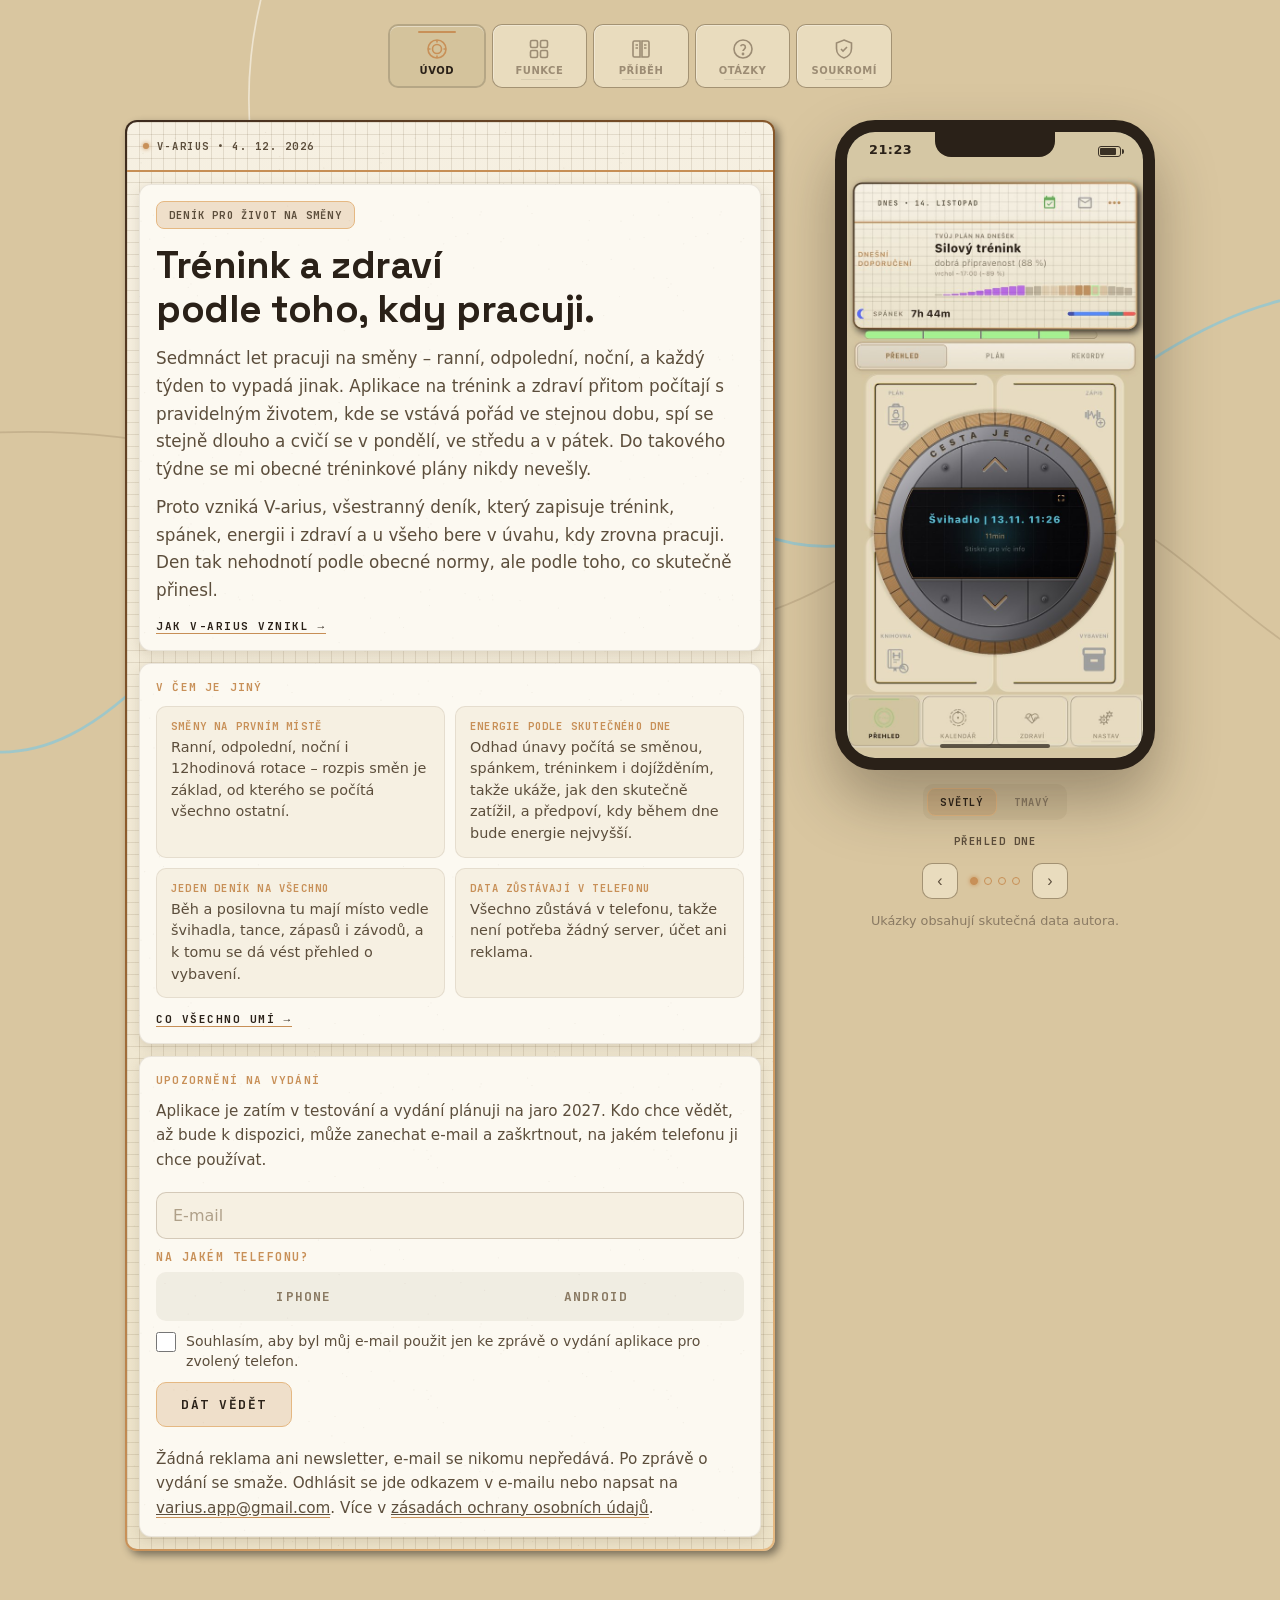
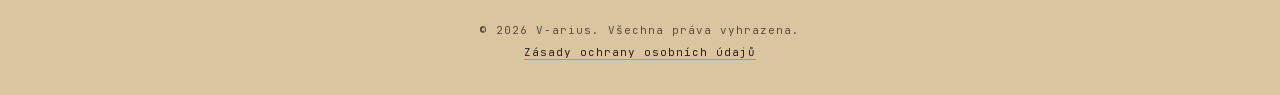
<file: index.html>
<!DOCTYPE html>
<html lang="cs">
<head>
    <meta charset="UTF-8">
    <meta name="viewport" content="width=device-width, initial-scale=1.0, viewport-fit=cover">
    <title>V-arius | Deník pro život na směny</title>
    <meta name="description" content="V-arius je tréninkový a zdravotní deník pro lidi, kteří pracují na směny. Energie, spánek a trénink podle toho, kdy skutečně pracujete.">
    <link rel="stylesheet" href="fonts/fonts.css?v=20261121">
    <link rel="stylesheet" href="style.css?v=20261121b">
    <link rel="stylesheet" href="layout.css?v=20261122">
</head>
<body>

    <nav class="app-nav" aria-label="Navigace">
        <a class="nav-item" href="./" aria-current="page">
            <svg viewBox="0 0 24 24" fill="none" stroke="currentColor" stroke-width="1.6" aria-hidden="true"><circle cx="12" cy="12" r="9"/><circle cx="12" cy="12" r="4.5"/><path d="M12 3v2.5M12 18.5V21M3 12h2.5M18.5 12H21"/></svg>
            Úvod
        </a>
        <a class="nav-item" href="funkce/">
            <svg viewBox="0 0 24 24" fill="none" stroke="currentColor" stroke-width="1.6" aria-hidden="true"><rect x="3.5" y="3.5" width="7" height="7" rx="1.5"/><rect x="13.5" y="3.5" width="7" height="7" rx="1.5"/><rect x="3.5" y="13.5" width="7" height="7" rx="1.5"/><rect x="13.5" y="13.5" width="7" height="7" rx="1.5"/></svg>
            Funkce
        </a>
        <a class="nav-item" href="pribeh/">
            <svg viewBox="0 0 24 24" fill="none" stroke="currentColor" stroke-width="1.6" aria-hidden="true"><path d="M4 5.5C4 4.7 4.7 4 5.5 4H11v16H5.5C4.7 20 4 19.3 4 18.5v-13z"/><path d="M20 5.5c0-.8-.7-1.5-1.5-1.5H13v16h5.5c.8 0 1.5-.7 1.5-1.5v-13z"/><path d="M6.5 8h2.5M6.5 11h2.5M15 8h2.5M15 11h2.5"/></svg>
            Příběh
        </a>
        <a class="nav-item" href="otazky/">
            <svg viewBox="0 0 24 24" fill="none" stroke="currentColor" stroke-width="1.6" aria-hidden="true"><circle cx="12" cy="12" r="9"/><path d="M9.6 9.3a2.5 2.5 0 0 1 4.8 1c0 1.7-2.4 2.2-2.4 3.7"/><circle cx="12" cy="17" r="0.6" fill="currentColor"/></svg>
            Otázky
        </a>
        <a class="nav-item" href="privacy/?lang=cs">
            <svg viewBox="0 0 24 24" fill="none" stroke="currentColor" stroke-width="1.6" aria-hidden="true"><path d="M12 3l7.5 3v5.5c0 4.6-3.2 8.3-7.5 9.5-4.3-1.2-7.5-4.9-7.5-9.5V6L12 3z"/><path d="M9 12l2 2 4-4"/></svg>
            Soukromí
        </a>
    </nav>

    <main class="hero-section">

        <div class="board">
            <div class="board-inner">
                <div class="board-header">
                    <span class="board-dot"></span>
                    <span class="board-title">V-arius • <span class="js-today"></span></span>
                </div>
                <div class="board-divider"></div>

                <div class="board-body">
                    <section class="section-card intro">
                        <span class="chip">Deník pro život na směny</span>

                        <h1>Trénink a zdraví<br>podle toho, kdy pracuji.</h1>

                        <p>Sedmnáct let pracuji na směny – ranní, odpolední, noční, a každý týden to vypadá jinak. Aplikace na trénink a zdraví přitom počítají s pravidelným životem, kde se vstává pořád ve stejnou dobu, spí se stejně dlouho a cvičí se v pondělí, ve středu a v pátek. Do takového týdne se mi obecné tréninkové plány nikdy nevešly.</p>

                        <p>Proto vzniká V-arius, všestranný deník, který zapisuje trénink, spánek, energii i zdraví a u všeho bere v úvahu, kdy zrovna pracuji. Den tak nehodnotí podle obecné normy, ale podle toho, co skutečně přinesl.</p>

                        <a class="cta-link" href="pribeh/">Jak V-arius vznikl →</a>
                    </section>

                    <section class="section-card">
                        <h2 class="section-title">V čem je jiný</h2>
                        <div class="highlights">
                            <div class="highlight"><strong>Směny na prvním místě</strong><span>Ranní, odpolední, noční i 12hodinová rotace – rozpis směn je základ, od kterého se počítá všechno ostatní.</span></div>
                            <div class="highlight"><strong>Energie podle skutečného dne</strong><span>Odhad únavy počítá se směnou, spánkem, tréninkem i dojížděním, takže ukáže, jak den skutečně zatížil, a předpoví, kdy během dne bude energie nejvyšší.</span></div>
                            <div class="highlight"><strong>Jeden deník na všechno</strong><span>Běh a posilovna tu mají místo vedle švihadla, tance, zápasů i závodů, a k tomu se dá vést přehled o vybavení.</span></div>
                            <div class="highlight"><strong>Data zůstávají v telefonu</strong><span>Všechno zůstává v telefonu, takže není potřeba žádný server, účet ani reklama.</span></div>
                        </div>
                        <a class="cta-link" href="funkce/">Co všechno umí →</a>
                    </section>

                    <section class="section-card" id="upozorneni">
                        <h2 class="section-title">Upozornění na vydání</h2>
                        <p>Aplikace je zatím v testování a vydání plánuji na jaro 2027. Kdo chce vědět, až bude k dispozici, může zanechat e-mail a zaškrtnout, na jakém telefonu ji chce používat.</p>
                        <!-- Odesílá se do Google tabulky autora (Apps Script, viz _apps_script/). -->
                        <form class="newsletter-form" data-endpoint="https://script.google.com/macros/s/AKfycbyY4bdeNO23BPPVXfoevR1gwYvccTuVGDvdA6brw54slLNPMnzDASkQdRHhAl1QXepp6g/exec" method="POST">
                            <input class="hp" type="text" name="web" tabindex="-1" autocomplete="off" aria-hidden="true">
                            <input type="email" name="email" placeholder="E-mail" required>
                            <fieldset class="platform-choice">
                                <legend>Na jakém telefonu?</legend>
                                <div class="platform-switch">
                                    <label><input type="checkbox" name="ios" value="ano"><span>iPhone</span></label>
                                    <label><input type="checkbox" name="android" value="ano"><span>Android</span></label>
                                </div>
                            </fieldset>
                            <p class="form-error" hidden>Vyberte prosím aspoň jeden telefon.</p>
                            <label class="consent">
                                <input type="checkbox" name="souhlas" value="ano" required>
                                <span>Souhlasím, aby byl můj e-mail použit jen ke zprávě o vydání aplikace pro zvolený telefon.</span>
                            </label>
                            <button type="submit">Dát vědět</button>
                            <p class="form-done" hidden>Díky, dáme vědět. E-mail se po zprávě o vydání smaže.</p>
                            <p class="form-note">Žádná reklama ani newsletter, e-mail se nikomu nepředává. Po zprávě o vydání se smaže. Odhlásit se jde odkazem v e-mailu nebo napsat na <a href="mailto:varius.app@gmail.com">varius.app@gmail.com</a>. Více v <a href="privacy/?lang=cs#web">zásadách ochrany osobních údajů</a>.</p>
                        </form>
                    </section>
                </div>
            </div>
        </div>

        <!-- Klikací telefon: screeny v screens/, chybějící se ukážou jako místo pro ukázku -->
        <div class="phone-gallery" data-gallery>
            <div class="phone-mockup" title="Klepnutím zobrazíte další obrazovku">
                <div class="phone-frame">
                    <div class="phone-status-bar">
                        <span class="js-clock"></span>
                        <span class="battery-icon"></span>
                    </div>
                    <div class="phone-slide" data-caption="Přehled dne"><img class="phone-screen" data-light="screens/prehled-light.jpg" data-dark="screens/prehled-dark.jpg" alt="Přehled dne"></div>
                    <div class="phone-slide" data-caption="Kalendář směn"><img class="phone-screen" data-light="screens/kalendar-light.jpg" data-dark="screens/kalendar-dark.jpg" alt="Kalendář směn"></div>
                    <div class="phone-slide" data-caption="Energie"><img class="phone-screen" data-light="screens/energie-light.jpg" data-dark="screens/energie-dark.jpg" alt="Energie"></div>
                    <div class="phone-slide" data-caption="Tréninkový plán"><img class="phone-screen" data-light="screens/plan-light.jpg" data-dark="screens/plan-dark.jpg" alt="Tréninkový plán"></div>
                    <div class="phone-home-bar"></div>
                </div>
            </div>
            <div class="mode-switch" role="group" aria-label="Vzhled">
                <button type="button" data-mode="light">Světlý</button>
                <button type="button" data-mode="dark">Tmavý</button>
            </div>
            <div class="gallery-caption"></div>
            <div class="gallery-controls">
                <button class="gallery-arrow" type="button" data-dir="-1" aria-label="Předchozí">‹</button>
                <div class="gallery-dots"></div>
                <button class="gallery-arrow" type="button" data-dir="1" aria-label="Další">›</button>
            </div>
            <p class="data-note">Ukázky obsahují skutečná data autora.</p>
        </div>

    </main>

    <footer class="site-footer">
        © 2026 V-arius. Všechna práva vyhrazena.<br>
        <a href="privacy/?lang=cs">Zásady ochrany osobních údajů</a>
    </footer>

    <script src="site.js?v=20261121b"></script>
</body>
</html>
</file>
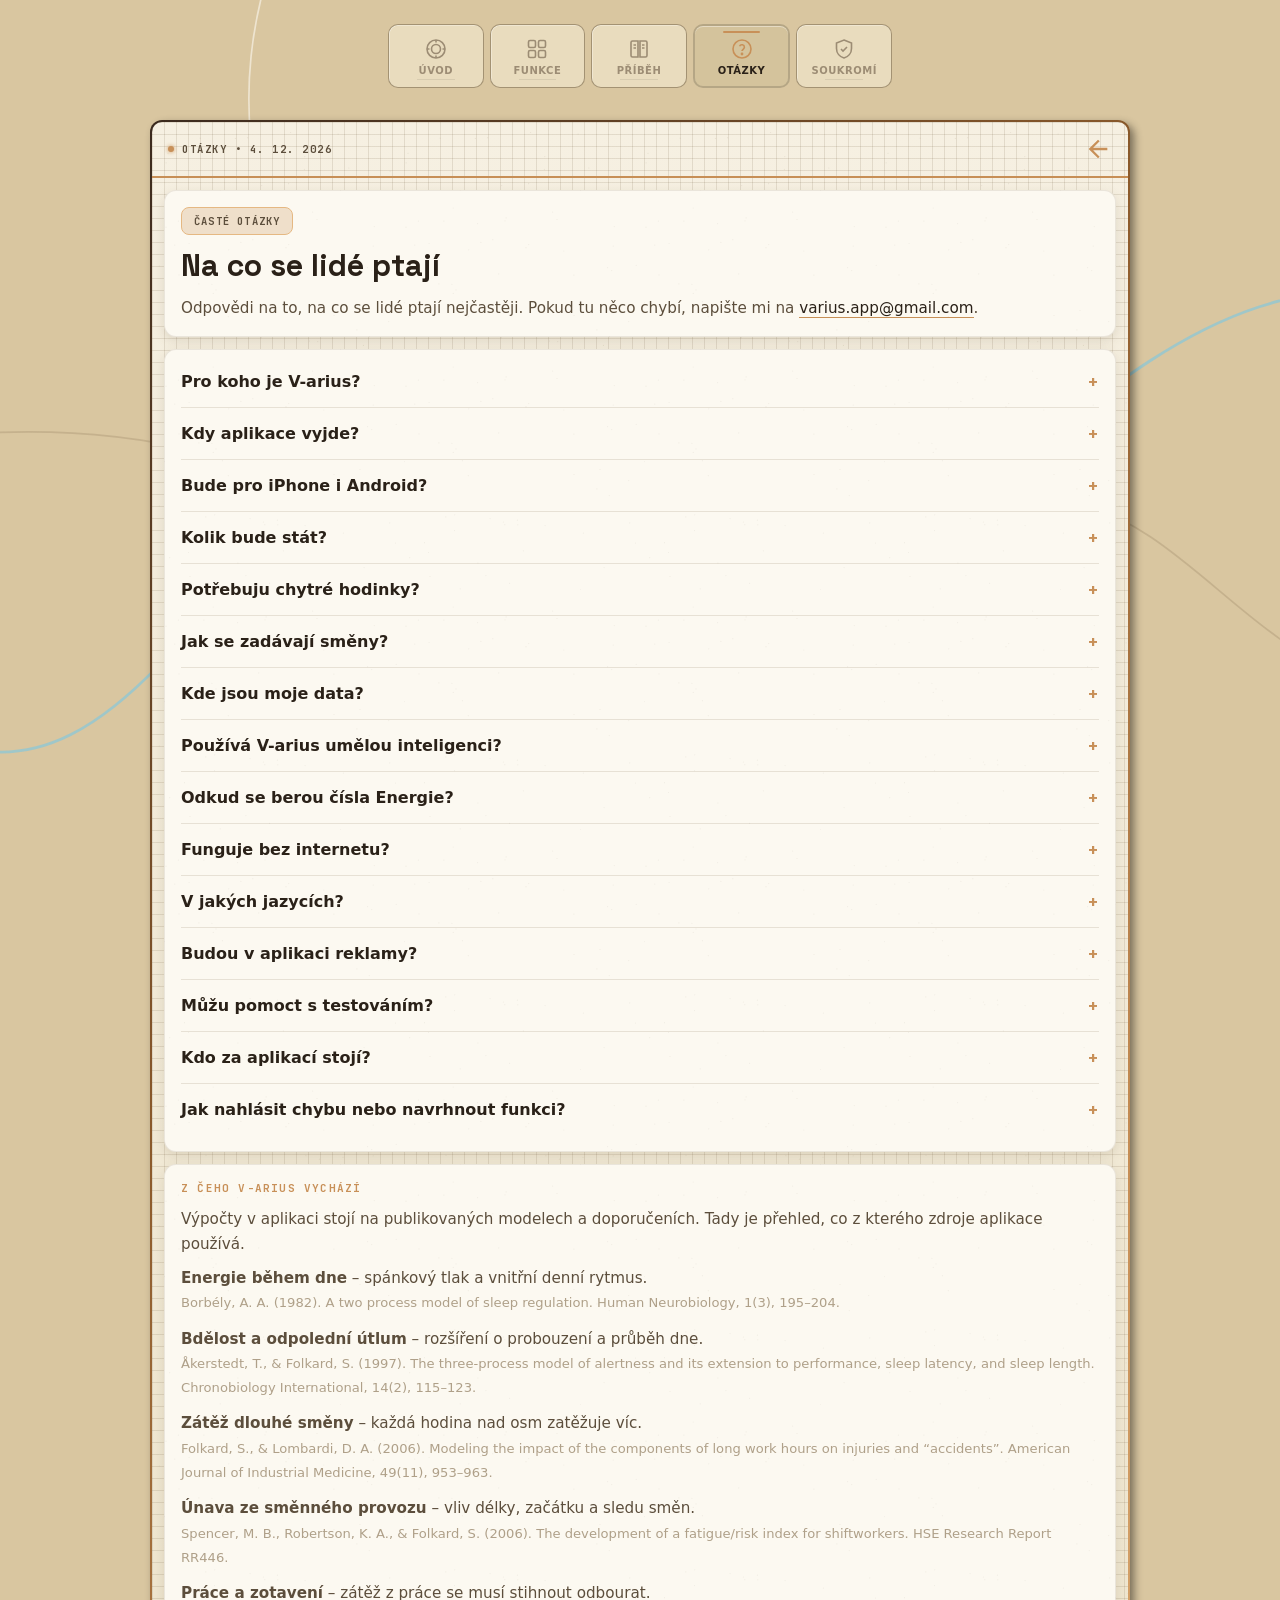
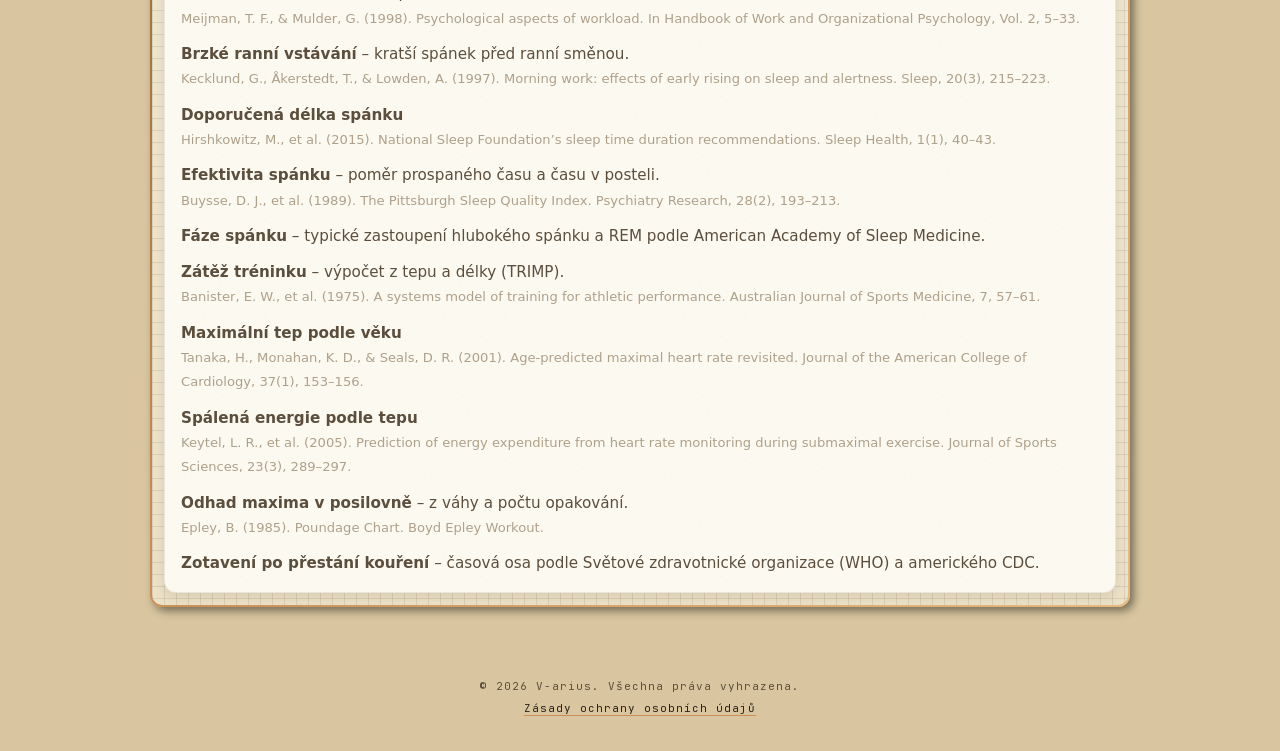
<file: otazky/index.html>
<!DOCTYPE html>
<html lang="cs">
<head>
    <meta charset="UTF-8">
    <meta name="viewport" content="width=device-width, initial-scale=1.0, viewport-fit=cover">
    <title>V-arius | Otázky</title>
    <meta name="description" content="Časté otázky o V-ariu: kdy vyjde, kolik bude stát, kde jsou data, jestli používá umělou inteligenci a z jakých odborných zdrojů vychází.">
    <link rel="stylesheet" href="../fonts/fonts.css?v=20261121">
    <link rel="stylesheet" href="../style.css?v=20261121b">
    <link rel="stylesheet" href="../layout.css?v=20261122">
</head>
<body>

    <nav class="app-nav" aria-label="Navigace">
        <a class="nav-item" href="../">
            <svg viewBox="0 0 24 24" fill="none" stroke="currentColor" stroke-width="1.6" aria-hidden="true"><circle cx="12" cy="12" r="9"/><circle cx="12" cy="12" r="4.5"/><path d="M12 3v2.5M12 18.5V21M3 12h2.5M18.5 12H21"/></svg>
            Úvod
        </a>
        <a class="nav-item" href="../funkce/">
            <svg viewBox="0 0 24 24" fill="none" stroke="currentColor" stroke-width="1.6" aria-hidden="true"><rect x="3.5" y="3.5" width="7" height="7" rx="1.5"/><rect x="13.5" y="3.5" width="7" height="7" rx="1.5"/><rect x="3.5" y="13.5" width="7" height="7" rx="1.5"/><rect x="13.5" y="13.5" width="7" height="7" rx="1.5"/></svg>
            Funkce
        </a>
        <a class="nav-item" href="../pribeh/">
            <svg viewBox="0 0 24 24" fill="none" stroke="currentColor" stroke-width="1.6" aria-hidden="true"><path d="M4 5.5C4 4.7 4.7 4 5.5 4H11v16H5.5C4.7 20 4 19.3 4 18.5v-13z"/><path d="M20 5.5c0-.8-.7-1.5-1.5-1.5H13v16h5.5c.8 0 1.5-.7 1.5-1.5v-13z"/><path d="M6.5 8h2.5M6.5 11h2.5M15 8h2.5M15 11h2.5"/></svg>
            Příběh
        </a>
        <a class="nav-item" href="./" aria-current="page">
            <svg viewBox="0 0 24 24" fill="none" stroke="currentColor" stroke-width="1.6" aria-hidden="true"><circle cx="12" cy="12" r="9"/><path d="M9.6 9.3a2.5 2.5 0 0 1 4.8 1c0 1.7-2.4 2.2-2.4 3.7"/><circle cx="12" cy="17" r="0.6" fill="currentColor"/></svg>
            Otázky
        </a>
        <a class="nav-item" href="../privacy/?lang=cs">
            <svg viewBox="0 0 24 24" fill="none" stroke="currentColor" stroke-width="1.6" aria-hidden="true"><path d="M12 3l7.5 3v5.5c0 4.6-3.2 8.3-7.5 9.5-4.3-1.2-7.5-4.9-7.5-9.5V6L12 3z"/><path d="M9 12l2 2 4-4"/></svg>
            Soukromí
        </a>
    </nav>

        <main class="hero-section features faq">
        <div class="board">
            <div class="board-inner">
                <div class="board-header">
                    <span class="board-dot"></span>
                    <span class="board-title">Otázky • <span class="js-today"></span></span>
                    <a class="board-action" href="../" aria-label="Zpět na úvod"><svg viewBox="0 0 24 24" aria-hidden="true"><path fill="currentColor" d="M20 11H7.83l5.59-5.59L12 4l-8 8 8 8 1.41-1.41L7.83 13H20v-2z"/></svg></a>
                </div>
                <div class="board-divider"></div>
                <div class="board-body">
                    <section class="section-card story-text">
                        <span class="chip">Časté otázky</span>
                        <h1>Na co se lidé ptají</h1>
                        <p>Odpovědi na to, na co se lidé ptají nejčastěji. Pokud tu něco chybí, napište mi na <a href="mailto:varius.app@gmail.com">varius.app@gmail.com</a>.</p>
                    </section>

                    <section class="section-card faq-list">
                        <details>
                            <summary>Pro koho je V-arius?</summary>
                            <p>Hlavně pro lidi, kteří pracují na směny a chtějí sportovat a hlídat si zdraví, i když každý týden vypadá jinak. Funguje ale i s pravidelnou pracovní dobou, protože tréninkový a zdravotní deník je stejný pro všechny, jen kalendář směn pak zůstane jednodušší.</p>
                        </details>
                        <details>
                            <summary>Kdy aplikace vyjde?</summary>
                            <p>Vydání plánuji na jaro 2027. Předtím ji chci dát vyzkoušet několika testerům a opravit, co se při tom ukáže. Kdo chce vědět, až bude k dispozici, může na <a href="../#upozorneni">úvodní stránce</a> zanechat e-mail.</p>
                        </details>
                        <details>
                            <summary>Bude pro iPhone i Android?</summary>
                            <p>Ano, V-arius bude pro iPhone i pro telefony s Androidem.</p>
                        </details>
                        <details>
                            <summary>Kolik bude stát?</summary>
                            <p>Základ bude zdarma: záznam a synchronizace tréninků, kalendář směn a dnešní Energie. Rozšířená verze bude za malé měsíční předplatné nebo jednorázově natrvalo a přidá podrobné statistiky tréninků, celý výpočet únavy včetně předpovědi během dne a historie, evidenci vybavení a aplikaci pro hodinky. Přesné ceny zveřejním před vydáním.</p>
                        </details>
                        <details>
                            <summary>Potřebuju chytré hodinky?</summary>
                            <p>Ne. V-arius funguje i bez chytrých hodinek nebo náramku. Tréninky, plány i kalendář směn stojí na vlastním zápisu, takže stačí samotný telefon. S hodinkami nebo náramkem ale získáte víc: pokud budete chtít, aplikace si jejich data, třeba tep, spánek nebo variabilitu srdečního tepu, převezme přes Zdraví v iPhonu nebo Health Connect v Androidu a výpočty pak pracují se vším, co zařízení poskytne. Pro Apple Watch má V-arius navíc vlastní aplikaci na švihadlo, tanec a posilovnu.</p>
                        </details>
                        <details>
                            <summary>Jak se zadávají směny?</summary>
                            <p>Rozpis se nastaví jednou, třeba ranní, odpolední, noční a volno v pravidelném cyklu, a kalendář se pak vyplní sám dopředu. Jednotlivé změny, přesčasy nebo výměny směn se dají kdykoli upravit ručně.</p>
                        </details>
                        <details>
                            <summary>Kde jsou moje data?</summary>
                            <p>Jen ve vašem telefonu. Aplikace nemá žádný účet ani vlastní server a nezobrazuje reklamu. Zálohu si můžete kdykoli vyexportovat v Nastavení. Pozor jen na to, že odinstalováním aplikace se data smažou, takže se záloha vyplatí. Podrobnosti jsou v <a href="../privacy/?lang=cs">zásadách ochrany osobních údajů</a>.</p>
                        </details>
                        <details>
                            <summary>Používá V-arius umělou inteligenci?</summary>
                            <p>Ne. Při vývoji mi umělá inteligence pomáhala s programováním, ale v aplikaci samotné žádná není. Všechno, co se s vašimi daty děje, spočítá aplikace sama přímo v telefonu podle pevných pravidel z odborných zdrojů uvedených níže, a nic se kvůli tomu nikam neposílá.</p>
                        </details>
                        <details>
                            <summary>Odkud se berou čísla Energie?</summary>
                            <p>Z modelů únavy, které se ve výzkumu spánku a směnného provozu používají desítky let. Aplikace do nich dosazuje vaši směnu, spánek, trénink i dojíždění. Výsledek je orientační odhad, který pomáhá plánovat, nikoli lékařské měření ani diagnóza.</p>
                        </details>
                        <details>
                            <summary>Funguje bez internetu?</summary>
                            <p>Ano. Připojení potřebují jen mapy tras a seznam státních svátků, všechno ostatní běží v telefonu.</p>
                        </details>
                        <details>
                            <summary>V jakých jazycích?</summary>
                            <p>V češtině, slovenštině, angličtině, němčině, polštině, ukrajinštině a maďarštině.</p>
                        </details>
                        <details>
                            <summary>Budou v aplikaci reklamy?</summary>
                            <p>Ne. V-arius se bude platit předplatným, ne vašimi daty ani pozorností.</p>
                        </details>
                        <details>
                            <summary>Můžu pomoct s testováním?</summary>
                            <p>Budu rád. Napište mi na <a href="mailto:varius.app@gmail.com">varius.app@gmail.com</a>, jaký máte telefon a na jaké směny pracujete.</p>
                        </details>
                        <details>
                            <summary>Kdo za aplikací stojí?</summary>
                            <p>Jeden člověk – já, Josef. Na směny pracuji sedmnáct let a V-arius jsem začal dělat pro sebe. Celý <a href="../pribeh/">příběh</a> je na samostatné stránce.</p>
                        </details>
                        <details>
                            <summary>Jak nahlásit chybu nebo navrhnout funkci?</summary>
                            <p>E-mailem na <a href="mailto:varius.app@gmail.com">varius.app@gmail.com</a>. Každou zprávu čtu a řada funkcí vznikla právě z připomínek.</p>
                        </details>
                    </section>

                    <section class="section-card sources" id="zdroje">
                        <h2 class="section-title">Z čeho V-arius vychází</h2>
                        <p>Výpočty v aplikaci stojí na publikovaných modelech a doporučeních. Tady je přehled, co z kterého zdroje aplikace používá.</p>
                        <ul>
                            <li><strong>Energie během dne</strong> – spánkový tlak a vnitřní denní rytmus.<br><cite>Borbély, A. A. (1982). A two process model of sleep regulation. Human Neurobiology, 1(3), 195–204.</cite></li>
                            <li><strong>Bdělost a odpolední útlum</strong> – rozšíření o probouzení a průběh dne.<br><cite>Åkerstedt, T., &amp; Folkard, S. (1997). The three-process model of alertness and its extension to performance, sleep latency, and sleep length. Chronobiology International, 14(2), 115–123.</cite></li>
                            <li><strong>Zátěž dlouhé směny</strong> – každá hodina nad osm zatěžuje víc.<br><cite>Folkard, S., &amp; Lombardi, D. A. (2006). Modeling the impact of the components of long work hours on injuries and “accidents”. American Journal of Industrial Medicine, 49(11), 953–963.</cite></li>
                            <li><strong>Únava ze směnného provozu</strong> – vliv délky, začátku a sledu směn.<br><cite>Spencer, M. B., Robertson, K. A., &amp; Folkard, S. (2006). The development of a fatigue/risk index for shiftworkers. HSE Research Report RR446.</cite></li>
                            <li><strong>Práce a zotavení</strong> – zátěž z práce se musí stihnout odbourat.<br><cite>Meijman, T. F., &amp; Mulder, G. (1998). Psychological aspects of workload. In Handbook of Work and Organizational Psychology, Vol. 2, 5–33.</cite></li>
                            <li><strong>Brzké ranní vstávání</strong> – kratší spánek před ranní směnou.<br><cite>Kecklund, G., Åkerstedt, T., &amp; Lowden, A. (1997). Morning work: effects of early rising on sleep and alertness. Sleep, 20(3), 215–223.</cite></li>
                            <li><strong>Doporučená délka spánku</strong><br><cite>Hirshkowitz, M., et al. (2015). National Sleep Foundation’s sleep time duration recommendations. Sleep Health, 1(1), 40–43.</cite></li>
                            <li><strong>Efektivita spánku</strong> – poměr prospaného času a času v posteli.<br><cite>Buysse, D. J., et al. (1989). The Pittsburgh Sleep Quality Index. Psychiatry Research, 28(2), 193–213.</cite></li>
                            <li><strong>Fáze spánku</strong> – typické zastoupení hlubokého spánku a REM podle American Academy of Sleep Medicine.</li>
                            <li><strong>Zátěž tréninku</strong> – výpočet z tepu a délky (TRIMP).<br><cite>Banister, E. W., et al. (1975). A systems model of training for athletic performance. Australian Journal of Sports Medicine, 7, 57–61.</cite></li>
                            <li><strong>Maximální tep podle věku</strong><br><cite>Tanaka, H., Monahan, K. D., &amp; Seals, D. R. (2001). Age-predicted maximal heart rate revisited. Journal of the American College of Cardiology, 37(1), 153–156.</cite></li>
                            <li><strong>Spálená energie podle tepu</strong><br><cite>Keytel, L. R., et al. (2005). Prediction of energy expenditure from heart rate monitoring during submaximal exercise. Journal of Sports Sciences, 23(3), 289–297.</cite></li>
                            <li><strong>Odhad maxima v posilovně</strong> – z váhy a počtu opakování.<br><cite>Epley, B. (1985). Poundage Chart. Boyd Epley Workout.</cite></li>
                            <li><strong>Zotavení po přestání kouření</strong> – časová osa podle Světové zdravotnické organizace (WHO) a amerického CDC.</li>
                        </ul>
                    </section>
                </div>
            </div>
        </div>
    </main>

    <footer class="site-footer">
        © 2026 V-arius. Všechna práva vyhrazena.<br>
        <a href="../privacy/?lang=cs">Zásady ochrany osobních údajů</a>
    </footer>

    <script src="../site.js?v=20261121b"></script>
</body>
</html>
</file>
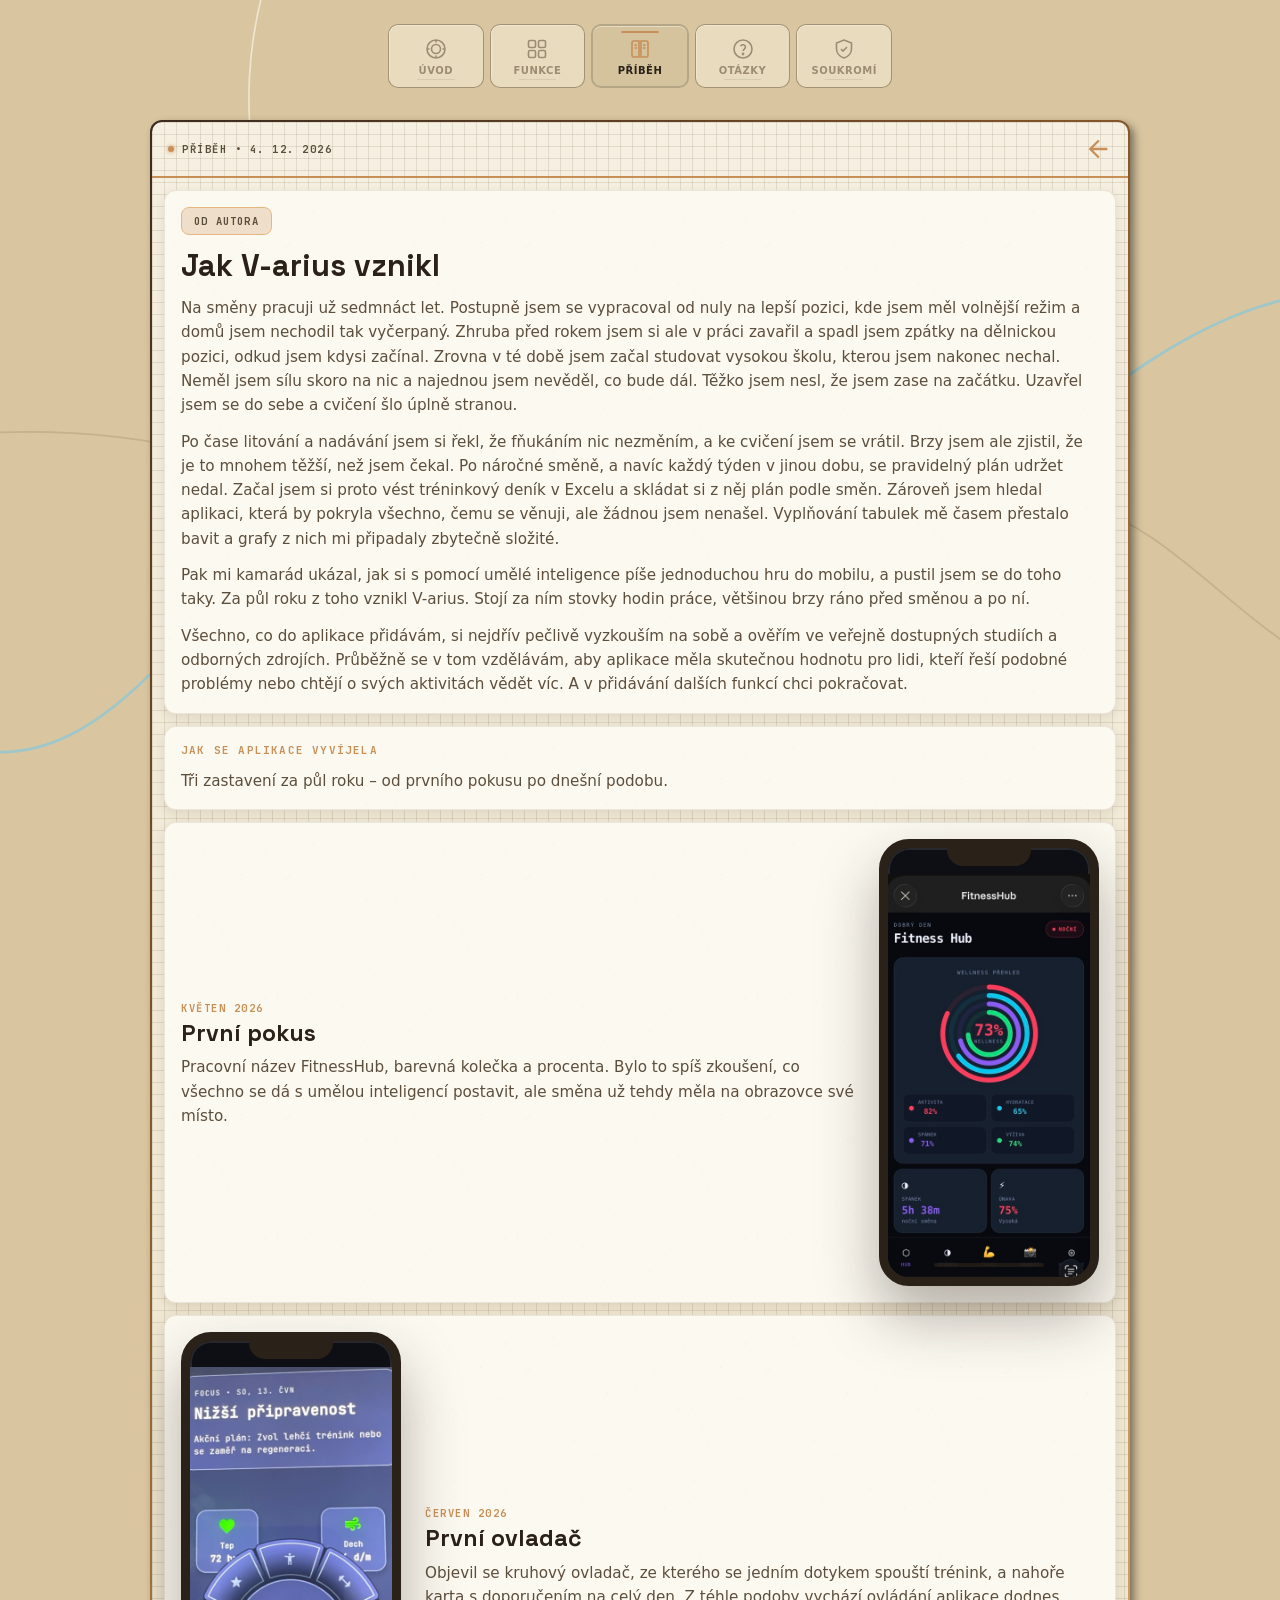
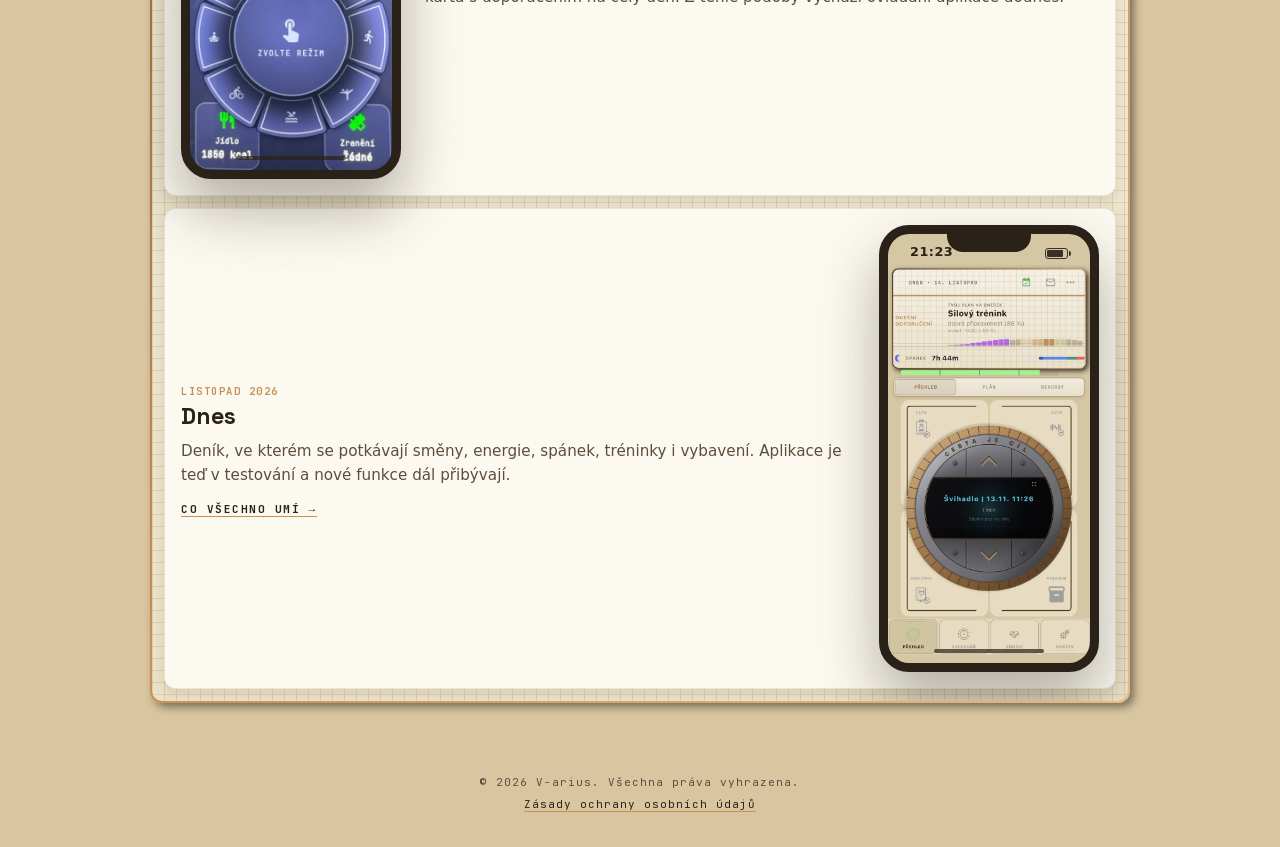
<file: pribeh/index.html>
<!DOCTYPE html>
<html lang="cs">
<head>
    <meta charset="UTF-8">
    <meta name="viewport" content="width=device-width, initial-scale=1.0, viewport-fit=cover">
    <title>V-arius | Příběh</title>
    <meta name="description" content="Jak V-arius vznikl: z excelového tréninkového deníku pracovníka na tři směny vznikla za půl roku aplikace.">
    <link rel="stylesheet" href="../fonts/fonts.css?v=20261121">
    <link rel="stylesheet" href="../style.css?v=20261121b">
    <link rel="stylesheet" href="../layout.css?v=20261122">
</head>
<body>

    <nav class="app-nav" aria-label="Navigace">
        <a class="nav-item" href="../">
            <svg viewBox="0 0 24 24" fill="none" stroke="currentColor" stroke-width="1.6" aria-hidden="true"><circle cx="12" cy="12" r="9"/><circle cx="12" cy="12" r="4.5"/><path d="M12 3v2.5M12 18.5V21M3 12h2.5M18.5 12H21"/></svg>
            Úvod
        </a>
        <a class="nav-item" href="../funkce/">
            <svg viewBox="0 0 24 24" fill="none" stroke="currentColor" stroke-width="1.6" aria-hidden="true"><rect x="3.5" y="3.5" width="7" height="7" rx="1.5"/><rect x="13.5" y="3.5" width="7" height="7" rx="1.5"/><rect x="3.5" y="13.5" width="7" height="7" rx="1.5"/><rect x="13.5" y="13.5" width="7" height="7" rx="1.5"/></svg>
            Funkce
        </a>
        <a class="nav-item" href="../pribeh/" aria-current="page">
            <svg viewBox="0 0 24 24" fill="none" stroke="currentColor" stroke-width="1.6" aria-hidden="true"><path d="M4 5.5C4 4.7 4.7 4 5.5 4H11v16H5.5C4.7 20 4 19.3 4 18.5v-13z"/><path d="M20 5.5c0-.8-.7-1.5-1.5-1.5H13v16h5.5c.8 0 1.5-.7 1.5-1.5v-13z"/><path d="M6.5 8h2.5M6.5 11h2.5M15 8h2.5M15 11h2.5"/></svg>
            Příběh
        </a>
        <a class="nav-item" href="../otazky/">
            <svg viewBox="0 0 24 24" fill="none" stroke="currentColor" stroke-width="1.6" aria-hidden="true"><circle cx="12" cy="12" r="9"/><path d="M9.6 9.3a2.5 2.5 0 0 1 4.8 1c0 1.7-2.4 2.2-2.4 3.7"/><circle cx="12" cy="17" r="0.6" fill="currentColor"/></svg>
            Otázky
        </a>
        <a class="nav-item" href="../privacy/?lang=cs">
            <svg viewBox="0 0 24 24" fill="none" stroke="currentColor" stroke-width="1.6" aria-hidden="true"><path d="M12 3l7.5 3v5.5c0 4.6-3.2 8.3-7.5 9.5-4.3-1.2-7.5-4.9-7.5-9.5V6L12 3z"/><path d="M9 12l2 2 4-4"/></svg>
            Soukromí
        </a>
    </nav>

        <main class="hero-section features story">
        <div class="board">
            <div class="board-inner">
                <div class="board-header">
                    <span class="board-dot"></span>
                    <span class="board-title">Příběh • <span class="js-today"></span></span>
                    <a class="board-action" href="../" aria-label="Zpět na úvod"><svg viewBox="0 0 24 24" aria-hidden="true"><path fill="currentColor" d="M20 11H7.83l5.59-5.59L12 4l-8 8 8 8 1.41-1.41L7.83 13H20v-2z"/></svg></a>
                </div>
                <div class="board-divider"></div>
                <div class="board-body">
                    <section class="section-card story-text">
                        <span class="chip">Od autora</span>
                        <h1>Jak V-arius vznikl</h1>

                        <p>Na směny pracuji už sedmnáct let. Postupně jsem se vypracoval od nuly na lepší pozici, kde jsem měl volnější režim a domů jsem nechodil tak vyčerpaný. Zhruba před rokem jsem si ale v práci zavařil a spadl jsem zpátky na dělnickou pozici, odkud jsem kdysi začínal. Zrovna v té době jsem začal studovat vysokou školu, kterou jsem nakonec nechal. Neměl jsem sílu skoro na nic a najednou jsem nevěděl, co bude dál. Těžko jsem nesl, že jsem zase na začátku. Uzavřel jsem se do sebe a cvičení šlo úplně stranou.</p>

                        <p>Po čase litování a nadávání jsem si řekl, že fňukáním nic nezměním, a ke cvičení jsem se vrátil. Brzy jsem ale zjistil, že je to mnohem těžší, než jsem čekal. Po náročné směně, a navíc každý týden v jinou dobu, se pravidelný plán udržet nedal. Začal jsem si proto vést tréninkový deník v Excelu a skládat si z něj plán podle směn. Zároveň jsem hledal aplikaci, která by pokryla všechno, čemu se věnuji, ale žádnou jsem nenašel. Vyplňování tabulek mě časem přestalo bavit a grafy z nich mi připadaly zbytečně složité.</p>

                        <p>Pak mi kamarád ukázal, jak si s pomocí umělé inteligence píše jednoduchou hru do mobilu, a pustil jsem se do toho taky. Za půl roku z toho vznikl V-arius. Stojí za ním stovky hodin práce, většinou brzy ráno před směnou a po ní.</p>

                        <p>Všechno, co do aplikace přidávám, si nejdřív pečlivě vyzkouším na sobě a ověřím ve veřejně dostupných studiích a odborných zdrojích. Průběžně se v tom vzdělávám, aby aplikace měla skutečnou hodnotu pro lidi, kteří řeší podobné problémy nebo chtějí o svých aktivitách vědět víc. A v přidávání dalších funkcí chci pokračovat.</p>
                    </section>

                    <section class="section-card features-intro">
                        <h2 class="section-title">Jak se aplikace vyvíjela</h2>
                        <p>Tři zastavení za půl roku – od prvního pokusu po dnešní podobu.</p>
                    </section>

                    <section class="section-card feature">
                        <div>
                            <span class="feature-num">KVĚTEN 2026</span>
                            <h2>První pokus</h2>
                            <p>Pracovní název FitnessHub, barevná kolečka a procenta. Bylo to spíš zkoušení, co všechno se dá s umělou inteligencí postavit, ale směna už tehdy měla na obrazovce své místo.</p>
                        </div>
                        <div class="feature-phone">
                            <div class="phone-mockup">
                                <div class="phone-frame history-frame">
                                    <div class="phone-slide is-active" data-caption="Květen 2026 – první pokus"><img class="phone-screen" src="../screens/pribeh/2026-05.jpg" alt="Květen 2026 – první pokus" loading="lazy"></div>
                                    <div class="phone-home-bar"></div>
                                </div>
                            </div>
                        </div>
                    </section>

                    <section class="section-card feature">
                        <div>
                            <span class="feature-num">ČERVEN 2026</span>
                            <h2>První ovladač</h2>
                            <p>Objevil se kruhový ovladač, ze kterého se jedním dotykem spouští trénink, a nahoře karta s doporučením na celý den. Z téhle podoby vychází ovládání aplikace dodnes.</p>
                        </div>
                        <div class="feature-phone">
                            <div class="phone-mockup">
                                <div class="phone-frame history-frame">
                                    <div class="phone-slide is-active" data-caption="Červen 2026 – první ovladač"><img class="phone-screen" src="../screens/pribeh/2026-06.jpg" alt="Červen 2026 – první ovladač" loading="lazy"></div>
                                    <div class="phone-home-bar"></div>
                                </div>
                            </div>
                        </div>
                    </section>

                    <section class="section-card feature">
                        <div>
                            <span class="feature-num">LISTOPAD 2026</span>
                            <h2>Dnes</h2>
                            <p>Deník, ve kterém se potkávají směny, energie, spánek, tréninky i vybavení. Aplikace je teď v testování a nové funkce dál přibývají.</p>
                            <a class="cta-link" href="../funkce/">Co všechno umí →</a>
                        </div>
                        <div class="feature-phone">
                            <div class="phone-mockup">
                                <div class="phone-frame">
                                    <div class="phone-status-bar"><span class="js-clock"></span><span class="battery-icon"></span></div>
                                    <div class="phone-slide is-active" data-caption="Listopad 2026 – dnes"><img class="phone-screen" data-light="../screens/prehled-light.jpg" data-dark="../screens/prehled-dark.jpg" alt="Listopad 2026 – dnes"></div>
                                    <div class="phone-home-bar"></div>
                                </div>
                            </div>
                        </div>
                    </section>
                </div>
            </div>
        </div>
    </main>

    <footer class="site-footer">
        © 2026 V-arius. Všechna práva vyhrazena.<br>
        <a href="../privacy/?lang=cs">Zásady ochrany osobních údajů</a>
    </footer>

    <script src="../site.js?v=20261121b"></script>
</body>
</html>
</file>
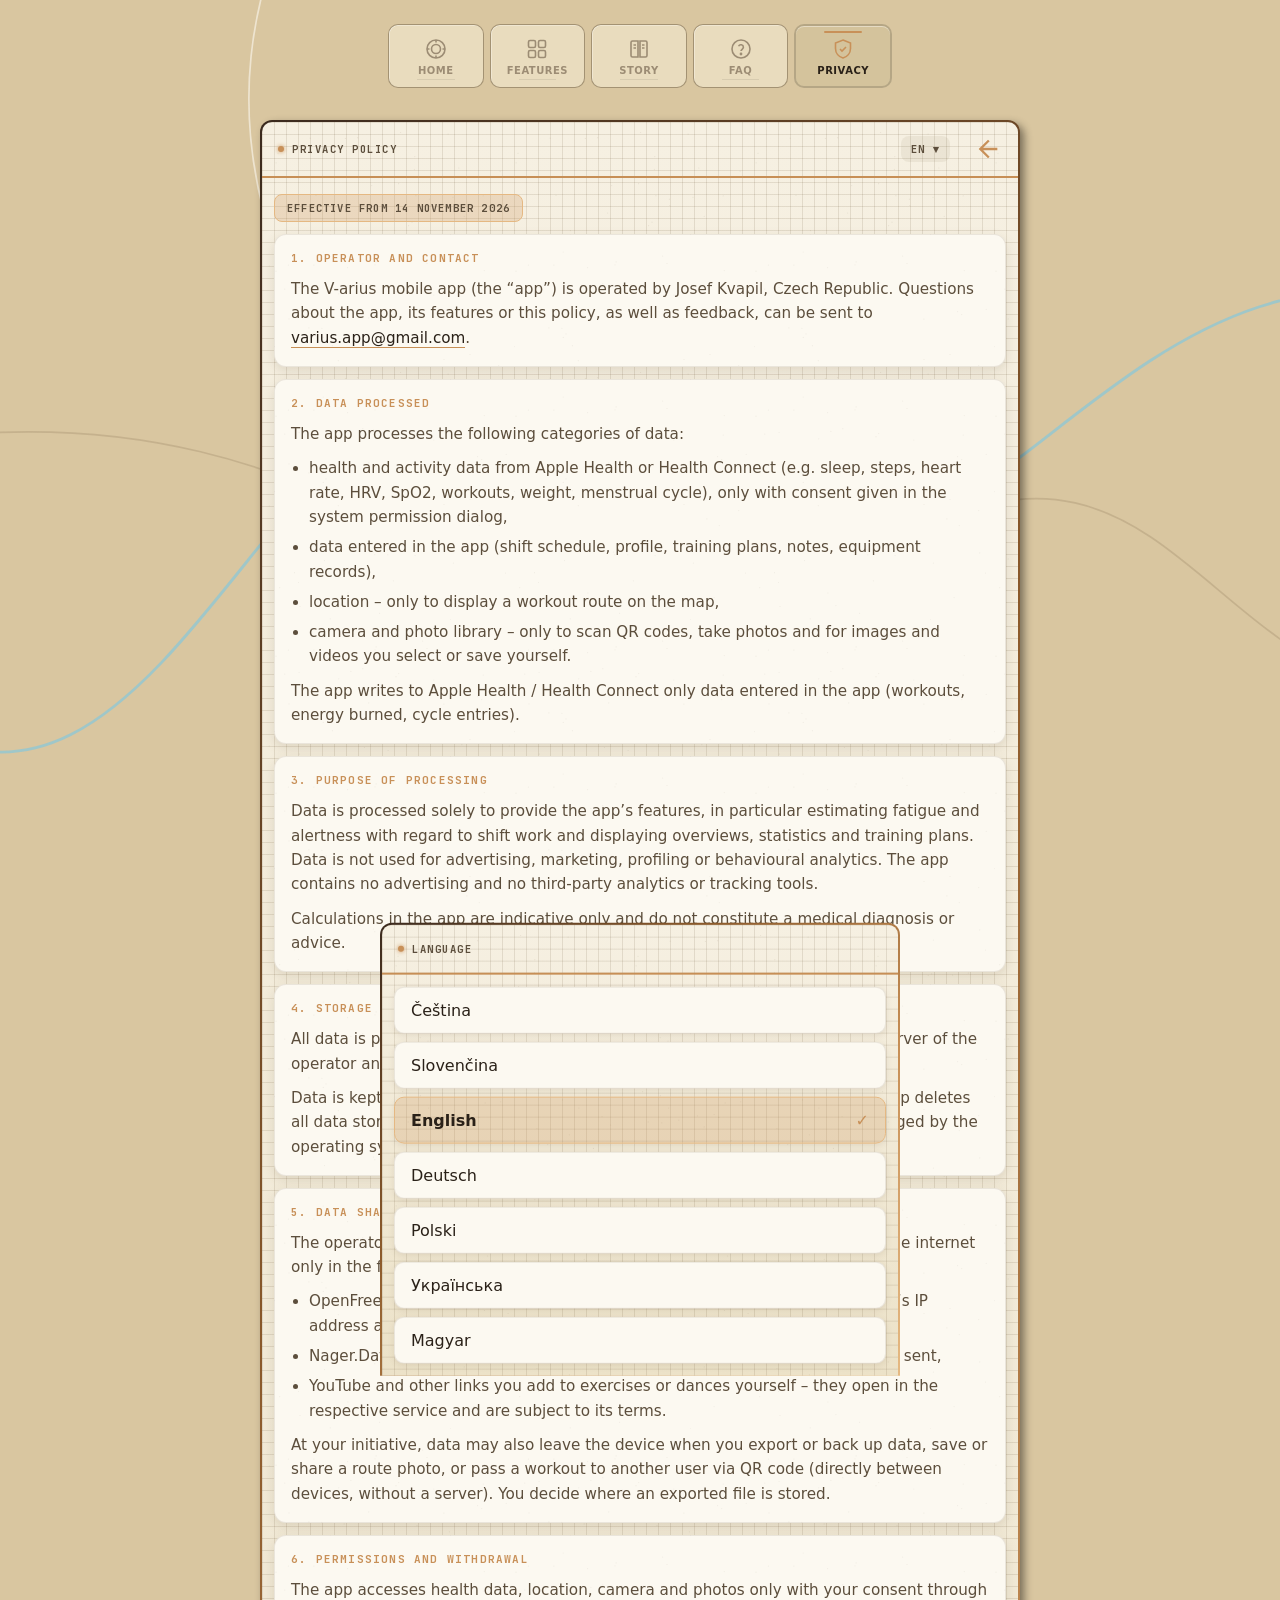
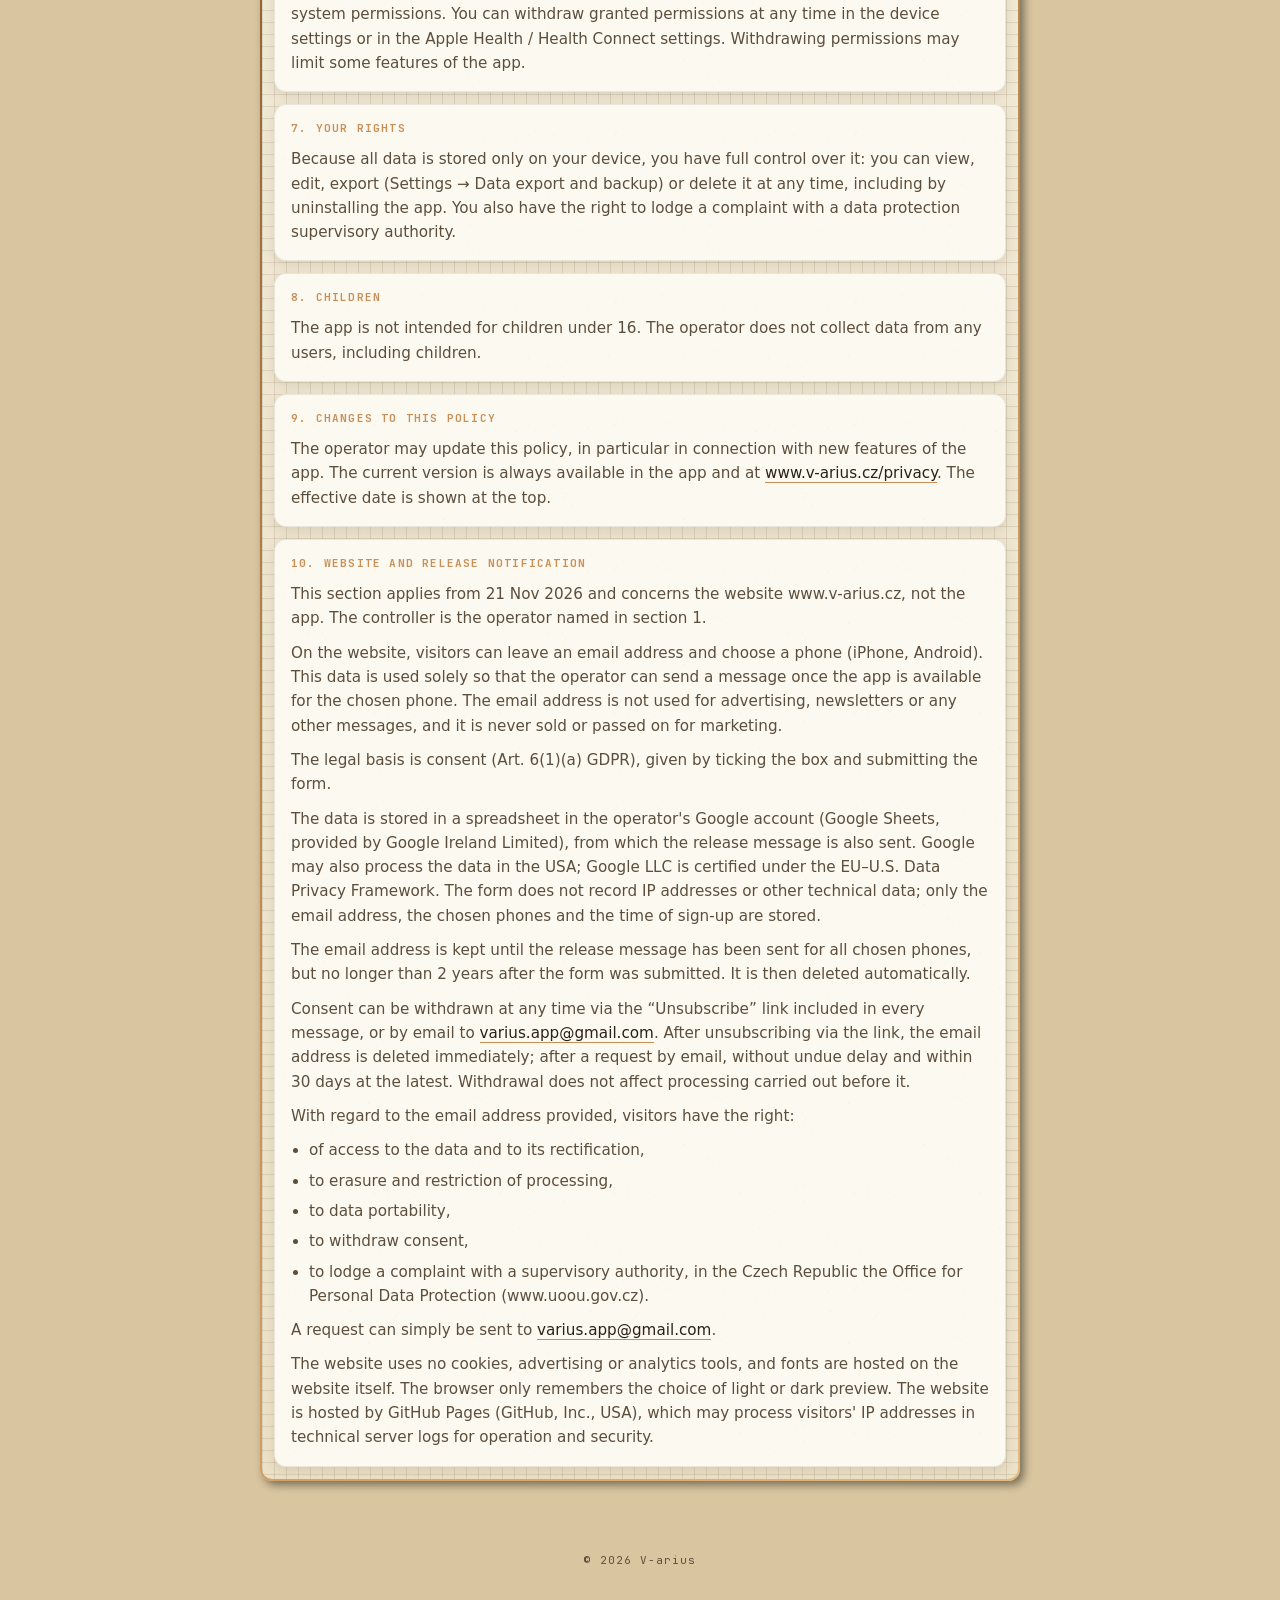
<file: privacy/index.html>
<!DOCTYPE html>
<html lang="en">
<head>
<meta charset="UTF-8">
<meta name="viewport" content="width=device-width, initial-scale=1.0, viewport-fit=cover">
<title>V-arius | Privacy Policy</title>
<link rel="stylesheet" href="../fonts/fonts.css?v=20261121">
<link rel="stylesheet" href="../style.css?v=20261121b">
<link rel="stylesheet" href="../layout.css?v=20261122">
<style>
/* Stránka zásad - deska/karty/čip jsou ve sdíleném ../style.css. */
.policy .board { max-width: 760px; }
.policy-updated { margin: 4px 0 12px; }
.lang-btn {
    font-family: var(--font-label); font-size: 10.5px; font-weight: 700; letter-spacing: 1.2px;
    color: var(--ink-soft); background: rgba(107, 86, 56, 0.08); border: none;
    border-radius: 8px; padding: 6px 10px; cursor: pointer; flex-shrink: 0;
}
.lang-btn:hover { background: rgba(199, 142, 86, 0.25); }

/* Spodní panel s jazyky - jako menu ze tří teček v aplikaci (deska zespodu). */
.sheet-backdrop {
    position: fixed; inset: 0; background: rgba(207, 189, 149, 0.85);
    opacity: 0; pointer-events: none; transition: opacity .2s; z-index: 10;
}
.sheet {
    position: fixed; left: 50%; bottom: 0; width: min(520px, 100%);
    transform: translate(-50%, 105%); transition: transform .25s ease; z-index: 11;
    padding: 2px 2px 0; border-radius: 12px 12px 0 0;
    background: linear-gradient(135deg, #3B2A1E, #8B5A2B, #C78F56, #E5B982);
}
.sheet .board-inner { border-radius: 10px 10px 0 0; padding-bottom: env(safe-area-inset-bottom); }
.sheet-open .sheet-backdrop { opacity: 1; pointer-events: auto; }
.sheet-open .sheet { transform: translate(-50%, 0); }
.sheet-list { padding: 12px; display: grid; gap: 8px; }
.sheet-list button {
    display: flex; justify-content: space-between; align-items: center; width: 100%;
    font: 500 1rem var(--font-body); color: var(--ink); background: var(--card);
    border: 1px solid rgba(107, 86, 56, 0.12); border-radius: 10px;
    box-shadow: 0 2px 6px rgba(107, 86, 56, 0.12); padding: 13px 16px; cursor: pointer;
}
.sheet-list button[aria-current="true"] {
    background: rgba(199, 142, 86, 0.25); border: 1.5px solid var(--copper-hi); font-weight: 600;
}
.sheet-list button[aria-current="true"]::after { content: "✓"; color: var(--copper-gold); }
</style>
</head>
<body>
<nav class="app-nav" aria-label="Navigace"><a class="nav-item" href="../"><svg viewBox="0 0 24 24" fill="none" stroke="currentColor" stroke-width="1.6" aria-hidden="true"><circle cx="12" cy="12" r="9"/><circle cx="12" cy="12" r="4.5"/><path d="M12 3v2.5M12 18.5V21M3 12h2.5M18.5 12H21"/></svg><span data-nav="0">Úvod</span></a><a class="nav-item" href="../funkce/"><svg viewBox="0 0 24 24" fill="none" stroke="currentColor" stroke-width="1.6" aria-hidden="true"><rect x="3.5" y="3.5" width="7" height="7" rx="1.5"/><rect x="13.5" y="3.5" width="7" height="7" rx="1.5"/><rect x="3.5" y="13.5" width="7" height="7" rx="1.5"/><rect x="13.5" y="13.5" width="7" height="7" rx="1.5"/></svg><span data-nav="1">Funkce</span></a><a class="nav-item" href="../pribeh/"><svg viewBox="0 0 24 24" fill="none" stroke="currentColor" stroke-width="1.6" aria-hidden="true"><path d="M4 5.5C4 4.7 4.7 4 5.5 4H11v16H5.5C4.7 20 4 19.3 4 18.5v-13z"/><path d="M20 5.5c0-.8-.7-1.5-1.5-1.5H13v16h5.5c.8 0 1.5-.7 1.5-1.5v-13z"/><path d="M6.5 8h2.5M6.5 11h2.5M15 8h2.5M15 11h2.5"/></svg><span data-nav="2">Příběh</span></a><a class="nav-item" href="../otazky/"><svg viewBox="0 0 24 24" fill="none" stroke="currentColor" stroke-width="1.6" aria-hidden="true"><circle cx="12" cy="12" r="9"/><path d="M9.6 9.3a2.5 2.5 0 0 1 4.8 1c0 1.7-2.4 2.2-2.4 3.7"/><circle cx="12" cy="17" r="0.6" fill="currentColor"/></svg><span data-nav="3">Otázky</span></a><a class="nav-item" href="./" aria-current="page"><svg viewBox="0 0 24 24" fill="none" stroke="currentColor" stroke-width="1.6" aria-hidden="true"><path d="M12 3l7.5 3v5.5c0 4.6-3.2 8.3-7.5 9.5-4.3-1.2-7.5-4.9-7.5-9.5V6L12 3z"/><path d="M9 12l2 2 4-4"/></svg><span data-nav="4">Soukromí</span></a></nav>
<main class="hero-section policy">
  <div class="board">
    <div class="board-inner">
      <div class="board-header">
        <span class="board-dot"></span>
        <span class="board-title" id="title">PRIVACY POLICY</span>
        <button type="button" class="lang-btn" id="menu" aria-haspopup="dialog">EN</button>
        <a class="board-action" id="back" href="../"><svg viewBox="0 0 24 24" aria-hidden="true"><path fill="currentColor" d="M20 11H7.83l5.59-5.59L12 4l-8 8 8 8 1.41-1.41L7.83 13H20v-2z"/></svg></a>
      </div>
      <div class="board-divider"></div>
      <div class="board-body">
<article lang="cs" data-lang="cs" data-title="ZÁSADY OCHRANY OSOBNÍCH ÚDAJŮ" hidden><div class="policy-updated"><span class="chip">Platné od 14. 11. 2026</span></div><section class="section-card"><h2 class="section-title">1. PROVOZOVATEL A KONTAKT</h2><p>Provozovatelem mobilní aplikace V-arius (dále jen „aplikace“) je Josef Kvapil, Česká republika. Dotazy k aplikaci, jejím funkcím nebo k těmto zásadám, stejně jako zpětnou vazbu, je možné zasílat na e-mail <a href="mailto:varius.app@gmail.com">varius.app@gmail.com</a>.</p></section><section class="section-card"><h2 class="section-title">2. ZPRACOVÁVANÉ ÚDAJE</h2><p>Aplikace zpracovává tyto kategorie údajů:</p><ul><li>zdravotní a pohybové údaje ze služby Apple Health nebo Health Connect (např. spánek, kroky, tepová frekvence, HRV, SpO2, tréninky, hmotnost, menstruační cyklus), a to pouze se souhlasem uděleným v systémovém dialogu,</li><li>údaje zadané v aplikaci (rozpis směn, profil, tréninkové plány, poznámky, evidence vybavení),</li><li>polohu – pouze pro zobrazení trasy tréninku na mapě,</li><li>fotoaparát a galerii – pouze pro skenování QR kódů, pořízení fotografií a pro obrázky a videa, které uživatel sám vybere nebo uloží.</li></ul><p>Do služby Apple Health / Health Connect aplikace zapisuje pouze údaje zadané v aplikaci (tréninky, spálená energie, záznamy cyklu).</p></section><section class="section-card"><h2 class="section-title">3. ÚČEL ZPRACOVÁNÍ</h2><p>Údaje se zpracovávají výhradně za účelem poskytování funkcí aplikace, zejména odhadu únavy a bdělosti s ohledem na směnný provoz a zobrazení přehledů, statistik a tréninkových plánů. Údaje se nepoužívají k reklamě, marketingu, profilování ani k analýze chování. Aplikace neobsahuje reklamu ani analytické či sledovací nástroje třetích stran.</p><p>Výpočty v aplikaci mají orientační charakter a nepředstavují lékařskou diagnózu ani doporučení.</p></section><section class="section-card"><h2 class="section-title">4. ULOŽENÍ A DOBA UCHOVÁNÍ</h2><p>Veškeré údaje se zpracovávají a ukládají výhradně lokálně v zařízení uživatele. Aplikace nevyužívá žádný server provozovatele ani uživatelský účet a provozovatel nemá k údajům uživatelů přístup.</p><p>Údaje se uchovávají po dobu, kdy je aplikace v zařízení nainstalována. Odinstalováním aplikace se smažou všechny údaje uložené v aplikaci. Údaje ve službě Apple Health / Health Connect zůstávají pod správou operačního systému.</p></section><section class="section-card"><h2 class="section-title">5. PŘEDÁVÁNÍ ÚDAJŮ A SLUŽBY TŘETÍCH STRAN</h2><p>Provozovatel údaje uživatelů nikomu nepředává ani neprodává. Aplikace se připojuje k internetu pouze v následujících případech, přičemž se neodesílají žádné zdravotní ani osobní údaje:</p><ul><li>OpenFreeMap – načtení mapového podkladu; služba obdrží IP adresu zařízení a zobrazovanou oblast mapy, nikoli trasu tréninku,</li><li>Nager.Date – načtení seznamu státních svátků; odesílá se pouze země a rok,</li><li>YouTube a další odkazy, které uživatel sám přidá ke cvikům nebo tancům – otevírají se v příslušné službě a řídí se jejími podmínkami.</li></ul><p>Z podnětu uživatele mohou údaje opustit zařízení také při exportu nebo záloze dat, při uložení či sdílení fotografie trasy a při předání tréninku jinému uživateli pomocí QR kódu (přímo mezi zařízeními, bez serveru). Umístění exportovaného souboru určuje uživatel.</p></section><section class="section-card"><h2 class="section-title">6. OPRÁVNĚNÍ A JEJICH ODVOLÁNÍ</h2><p>Přístup ke zdravotním údajům, poloze, fotoaparátu a fotografiím aplikace získává pouze se souhlasem uživatele prostřednictvím systémových oprávnění. Udělená oprávnění lze kdykoli odvolat v nastavení zařízení, případně v nastavení služby Apple Health / Health Connect. Odvolání oprávnění může omezit některé funkce aplikace.</p></section><section class="section-card"><h2 class="section-title">7. PRÁVA UŽIVATELE</h2><p>Protože jsou všechny údaje uloženy pouze v zařízení uživatele, má nad nimi uživatel plnou kontrolu: může je kdykoli zobrazit, upravit, exportovat (Nastavení → Export a záloha dat) nebo smazat, a to i odinstalováním aplikace. Uživatel má rovněž právo podat stížnost u dozorového úřadu pro ochranu osobních údajů, v České republice u Úřadu pro ochranu osobních údajů.</p></section><section class="section-card"><h2 class="section-title">8. DĚTI</h2><p>Aplikace není určena dětem mladším 16 let. Provozovatel neshromažďuje údaje žádných uživatelů, a tedy ani dětí.</p></section><section class="section-card"><h2 class="section-title">9. ZMĚNY TĚCHTO ZÁSAD</h2><p>Provozovatel může tyto zásady aktualizovat, zejména v souvislosti s novými funkcemi aplikace. Aktuální znění je vždy k dispozici v aplikaci a na adrese <a class="nowrap" href="https://www.v-arius.cz/privacy/">www.v-arius.cz/privacy</a>. Datum platnosti je uvedeno v záhlaví.</p></section><section class="section-card" id="web"><h2 class="section-title">10. WEBOVÉ STRÁNKY A UPOZORNĚNÍ NA VYDÁNÍ</h2><p>Tato část platí od 21. 11. 2026 a týká se webu www.v-arius.cz, nikoli aplikace. Správcem údajů je provozovatel uvedený v bodě 1.</p><p>Na webu lze zanechat e-mailovou adresu a zvolit telefon (iPhone, Android). Tyto údaje slouží výhradně k tomu, aby provozovatel mohl poslat zprávu, že je aplikace pro zvolený telefon k dispozici. E-mail se nepoužije k reklamě, newsletteru ani jiným sdělením a nikomu se neprodává ani nepředává k marketingu.</p><p>Právním základem je souhlas (čl. 6 odst. 1 písm. a) GDPR), který se uděluje zaškrtnutím políčka a odesláním formuláře.</p><p>Údaje se ukládají do tabulky v účtu Google provozovatele (Google Tabulky, poskytovatel Google Ireland Limited), odkud se také rozesílá zpráva o vydání. Google může údaje zpracovávat i v USA; společnost Google LLC je certifikována v rámci rámce EU–USA pro ochranu osobních údajů (Data Privacy Framework). Formulář nezaznamenává IP adresu ani jiné technické údaje, ukládá se jen e-mail, zvolené telefony a čas přihlášení.</p><p>E-mail se uchovává do odeslání zprávy o vydání pro všechny zvolené telefony, nejdéle však 2 roky od odeslání formuláře. Poté se automaticky smaže.</p><p>Souhlas lze kdykoli odvolat odkazem „Odhlásit“, který je v každé zprávě, nebo e-mailem na <a href="mailto:varius.app@gmail.com">varius.app@gmail.com</a>. Po odhlášení odkazem se e-mail smaže okamžitě, po žádosti e-mailem bez zbytečného odkladu, nejpozději do 30 dnů. Odvolání nemá vliv na zpracování, které proběhlo před ním.</p><p>Ve vztahu k zadanému e-mailu má návštěvník tato práva:</p><ul><li>na přístup k údajům a jejich opravu,</li><li>na výmaz a omezení zpracování,</li><li>na přenositelnost údajů,</li><li>odvolat souhlas,</li><li>podat stížnost u Úřadu pro ochranu osobních údajů (www.uoou.gov.cz).</li></ul><p>Žádost stačí poslat na <a href="mailto:varius.app@gmail.com">varius.app@gmail.com</a>.</p><p>Web nepoužívá cookies, reklamu ani analytické nástroje a písma jsou uložena přímo na webu. Prohlížeč si pamatuje jen volbu světlého nebo tmavého zobrazení ukázek. Web hostuje služba GitHub Pages (GitHub, Inc., USA), která může v technických záznamech serveru zpracovávat IP adresy návštěvníků kvůli provozu a zabezpečení.</p></section></article><article lang="sk" data-lang="sk" data-title="ZÁSADY OCHRANY OSOBNÝCH ÚDAJOV" hidden><div class="policy-updated"><span class="chip">Platné od 14. 11. 2026</span></div><section class="section-card"><h2 class="section-title">1. PREVÁDZKOVATEĽ A KONTAKT</h2><p>Prevádzkovateľom mobilnej aplikácie V-arius (ďalej len „aplikácia“) je Josef Kvapil, Česká republika. Otázky k aplikácii, jej funkciám alebo k týmto zásadám, ako aj spätnú väzbu, je možné zasielať na e-mail <a href="mailto:varius.app@gmail.com">varius.app@gmail.com</a>.</p></section><section class="section-card"><h2 class="section-title">2. SPRACÚVANÉ ÚDAJE</h2><p>Aplikácia spracúva tieto kategórie údajov:</p><ul><li>zdravotné a pohybové údaje zo služby Apple Health alebo Health Connect (napr. spánok, kroky, tepová frekvencia, HRV, SpO2, tréningy, hmotnosť, menštruačný cyklus), a to iba so súhlasom udeleným v systémovom dialógu,</li><li>údaje zadané v aplikácii (rozpis zmien, profil, tréningové plány, poznámky, evidencia vybavenia),</li><li>polohu – iba na zobrazenie trasy tréningu na mape,</li><li>fotoaparát a galériu – iba na skenovanie QR kódov, fotografovanie a pre obrázky a videá, ktoré používateľ sám vyberie alebo uloží.</li></ul><p>Do služby Apple Health / Health Connect aplikácia zapisuje iba údaje zadané v aplikácii (tréningy, spálená energia, záznamy cyklu).</p></section><section class="section-card"><h2 class="section-title">3. ÚČEL SPRACÚVANIA</h2><p>Údaje sa spracúvajú výlučne na účel poskytovania funkcií aplikácie, najmä odhadu únavy a bdelosti s ohľadom na zmennú prevádzku a zobrazenia prehľadov, štatistík a tréningových plánov. Údaje sa nepoužívajú na reklamu, marketing, profilovanie ani na analýzu správania. Aplikácia neobsahuje reklamu ani analytické či sledovacie nástroje tretích strán.</p><p>Výpočty v aplikácii majú orientačný charakter a nepredstavujú lekársku diagnózu ani odporúčanie.</p></section><section class="section-card"><h2 class="section-title">4. ULOŽENIE A DOBA UCHOVÁVANIA</h2><p>Všetky údaje sa spracúvajú a ukladajú výlučne lokálne v zariadení používateľa. Aplikácia nevyužíva žiadny server prevádzkovateľa ani používateľský účet a prevádzkovateľ nemá k údajom používateľov prístup.</p><p>Údaje sa uchovávajú počas doby, keď je aplikácia v zariadení nainštalovaná. Odinštalovaním aplikácie sa vymažú všetky údaje uložené v aplikácii. Údaje v službe Apple Health / Health Connect zostávajú pod správou operačného systému.</p></section><section class="section-card"><h2 class="section-title">5. POSKYTOVANIE ÚDAJOV A SLUŽBY TRETÍCH STRÁN</h2><p>Prevádzkovateľ údaje používateľov nikomu neposkytuje ani nepredáva. Aplikácia sa pripája na internet iba v nasledujúcich prípadoch, pričom sa neodosielajú žiadne zdravotné ani osobné údaje:</p><ul><li>OpenFreeMap – načítanie mapového podkladu; služba dostane IP adresu zariadenia a zobrazovanú oblasť mapy, nie trasu tréningu,</li><li>Nager.Date – načítanie zoznamu štátnych sviatkov; odosiela sa iba krajina a rok,</li><li>YouTube a ďalšie odkazy, ktoré používateľ sám pridá k cvikom alebo tancom – otvárajú sa v príslušnej službe a riadia sa jej podmienkami.</li></ul><p>Na podnet používateľa môžu údaje opustiť zariadenie aj pri exporte alebo zálohe dát, pri uložení či zdieľaní fotografie trasy a pri odovzdaní tréningu inému používateľovi pomocou QR kódu (priamo medzi zariadeniami, bez servera). Umiestnenie exportovaného súboru určuje používateľ.</p></section><section class="section-card"><h2 class="section-title">6. OPRÁVNENIA A ICH ODVOLANIE</h2><p>Prístup k zdravotným údajom, polohe, fotoaparátu a fotografiám aplikácia získava iba so súhlasom používateľa prostredníctvom systémových oprávnení. Udelené oprávnenia je možné kedykoľvek odvolať v nastaveniach zariadenia, prípadne v nastaveniach služby Apple Health / Health Connect. Odvolanie oprávnení môže obmedziť niektoré funkcie aplikácie.</p></section><section class="section-card"><h2 class="section-title">7. PRÁVA POUŽÍVATEĽA</h2><p>Keďže sú všetky údaje uložené iba v zariadení používateľa, má nad nimi používateľ plnú kontrolu: môže ich kedykoľvek zobraziť, upraviť, exportovať (Nastavenia → Export a záloha dát) alebo vymazať, a to aj odinštalovaním aplikácie. Používateľ má tiež právo podať sťažnosť dozornému orgánu pre ochranu osobných údajov, na Slovensku Úradu na ochranu osobných údajov SR.</p></section><section class="section-card"><h2 class="section-title">8. DETI</h2><p>Aplikácia nie je určená deťom mladším ako 16 rokov. Prevádzkovateľ nezhromažďuje údaje žiadnych používateľov, a teda ani detí.</p></section><section class="section-card"><h2 class="section-title">9. ZMENY TÝCHTO ZÁSAD</h2><p>Prevádzkovateľ môže tieto zásady aktualizovať, najmä v súvislosti s novými funkciami aplikácie. Aktuálne znenie je vždy k dispozícii v aplikácii a na adrese <a class="nowrap" href="https://www.v-arius.cz/privacy/">www.v-arius.cz/privacy</a>. Dátum platnosti je uvedený v záhlaví.</p></section><section class="section-card" id="web-sk"><h2 class="section-title">10. WEBOVÉ STRÁNKY A UPOZORNENIE NA VYDANIE</h2><p>Táto časť platí od 21. 11. 2026 a týka sa webu www.v-arius.cz, nie aplikácie. Prevádzkovateľom údajov je prevádzkovateľ uvedený v bode 1.</p><p>Na webe je možné zanechať e-mailovú adresu a zvoliť telefón (iPhone, Android). Tieto údaje slúžia výhradne na to, aby prevádzkovateľ mohol poslať správu, že je aplikácia pre zvolený telefón k dispozícii. E-mail sa nepoužije na reklamu, newsletter ani iné oznámenia a nikomu sa nepredáva ani neposkytuje na marketing.</p><p>Právnym základom je súhlas (čl. 6 ods. 1 písm. a) GDPR), ktorý sa udeľuje zaškrtnutím políčka a odoslaním formulára.</p><p>Údaje sa ukladajú do tabuľky v účte Google prevádzkovateľa (Google Tabuľky, poskytovateľ Google Ireland Limited), odkiaľ sa tiež rozosiela správa o vydaní. Google môže údaje spracúvať aj v USA; spoločnosť Google LLC je certifikovaná v rámci rámca EÚ – USA na ochranu osobných údajov (Data Privacy Framework). Formulár nezaznamenáva IP adresu ani iné technické údaje, ukladá sa len e-mail, zvolené telefóny a čas prihlásenia.</p><p>E-mail sa uchováva do odoslania správy o vydaní pre všetky zvolené telefóny, najdlhšie však 2 roky od odoslania formulára. Potom sa automaticky vymaže.</p><p>Súhlas je možné kedykoľvek odvolať odkazom „Odhlásiť“, ktorý je v každej správe, alebo e-mailom na <a href="mailto:varius.app@gmail.com">varius.app@gmail.com</a>. Po odhlásení odkazom sa e-mail vymaže okamžite, po žiadosti e-mailom bez zbytočného odkladu, najneskôr do 30 dní. Odvolanie nemá vplyv na spracovanie, ktoré prebehlo pred ním.</p><p>Vo vzťahu k zadanému e-mailu má návštevník tieto práva:</p><ul><li>na prístup k údajom a ich opravu,</li><li>na vymazanie a obmedzenie spracúvania,</li><li>na prenosnosť údajov,</li><li>odvolať súhlas,</li><li>podať sťažnosť dozornému orgánu, v Českej republike Úradu pre ochranu osobných údajov (www.uoou.gov.cz), na Slovensku Úradu na ochranu osobných údajov SR.</li></ul><p>Žiadosť stačí poslať na <a href="mailto:varius.app@gmail.com">varius.app@gmail.com</a>.</p><p>Web nepoužíva cookies, reklamu ani analytické nástroje a písma sú uložené priamo na webe. Prehliadač si pamätá len voľbu svetlého alebo tmavého zobrazenia ukážok. Web hostuje služba GitHub Pages (GitHub, Inc., USA), ktorá môže v technických záznamoch servera spracúvať IP adresy návštevníkov z dôvodu prevádzky a zabezpečenia.</p></section></article><article lang="en" data-lang="en" data-title="PRIVACY POLICY" hidden><div class="policy-updated"><span class="chip">Effective from 14 November 2026</span></div><section class="section-card"><h2 class="section-title">1. OPERATOR AND CONTACT</h2><p>The V-arius mobile app (the “app”) is operated by Josef Kvapil, Czech Republic. Questions about the app, its features or this policy, as well as feedback, can be sent to <a href="mailto:varius.app@gmail.com">varius.app@gmail.com</a>.</p></section><section class="section-card"><h2 class="section-title">2. DATA PROCESSED</h2><p>The app processes the following categories of data:</p><ul><li>health and activity data from Apple Health or Health Connect (e.g. sleep, steps, heart rate, HRV, SpO2, workouts, weight, menstrual cycle), only with consent given in the system permission dialog,</li><li>data entered in the app (shift schedule, profile, training plans, notes, equipment records),</li><li>location – only to display a workout route on the map,</li><li>camera and photo library – only to scan QR codes, take photos and for images and videos you select or save yourself.</li></ul><p>The app writes to Apple Health / Health Connect only data entered in the app (workouts, energy burned, cycle entries).</p></section><section class="section-card"><h2 class="section-title">3. PURPOSE OF PROCESSING</h2><p>Data is processed solely to provide the app’s features, in particular estimating fatigue and alertness with regard to shift work and displaying overviews, statistics and training plans. Data is not used for advertising, marketing, profiling or behavioural analytics. The app contains no advertising and no third-party analytics or tracking tools.</p><p>Calculations in the app are indicative only and do not constitute a medical diagnosis or advice.</p></section><section class="section-card"><h2 class="section-title">4. STORAGE AND RETENTION</h2><p>All data is processed and stored exclusively on your device. The app uses no server of the operator and no user account, and the operator has no access to your data.</p><p>Data is kept for as long as the app is installed on the device. Uninstalling the app deletes all data stored in the app. Data in Apple Health / Health Connect remains managed by the operating system.</p></section><section class="section-card"><h2 class="section-title">5. DATA SHARING AND THIRD-PARTY SERVICES</h2><p>The operator does not share or sell user data to anyone. The app connects to the internet only in the following cases, and no health or personal data is sent:</p><ul><li>OpenFreeMap – loading the map background; the service receives the device’s IP address and the map area being displayed, not the workout route,</li><li>Nager.Date – loading the list of public holidays; only the country and year are sent,</li><li>YouTube and other links you add to exercises or dances yourself – they open in the respective service and are subject to its terms.</li></ul><p>At your initiative, data may also leave the device when you export or back up data, save or share a route photo, or pass a workout to another user via QR code (directly between devices, without a server). You decide where an exported file is stored.</p></section><section class="section-card"><h2 class="section-title">6. PERMISSIONS AND WITHDRAWAL</h2><p>The app accesses health data, location, camera and photos only with your consent through system permissions. You can withdraw granted permissions at any time in the device settings or in the Apple Health / Health Connect settings. Withdrawing permissions may limit some features of the app.</p></section><section class="section-card"><h2 class="section-title">7. YOUR RIGHTS</h2><p>Because all data is stored only on your device, you have full control over it: you can view, edit, export (Settings → Data export and backup) or delete it at any time, including by uninstalling the app. You also have the right to lodge a complaint with a data protection supervisory authority.</p></section><section class="section-card"><h2 class="section-title">8. CHILDREN</h2><p>The app is not intended for children under 16. The operator does not collect data from any users, including children.</p></section><section class="section-card"><h2 class="section-title">9. CHANGES TO THIS POLICY</h2><p>The operator may update this policy, in particular in connection with new features of the app. The current version is always available in the app and at <a class="nowrap" href="https://www.v-arius.cz/privacy/">www.v-arius.cz/privacy</a>. The effective date is shown at the top.</p></section><section class="section-card" id="web-en"><h2 class="section-title">10. WEBSITE AND RELEASE NOTIFICATION</h2><p>This section applies from 21 Nov 2026 and concerns the website www.v-arius.cz, not the app. The controller is the operator named in section 1.</p><p>On the website, visitors can leave an email address and choose a phone (iPhone, Android). This data is used solely so that the operator can send a message once the app is available for the chosen phone. The email address is not used for advertising, newsletters or any other messages, and it is never sold or passed on for marketing.</p><p>The legal basis is consent (Art. 6(1)(a) GDPR), given by ticking the box and submitting the form.</p><p>The data is stored in a spreadsheet in the operator&#x27;s Google account (Google Sheets, provided by Google Ireland Limited), from which the release message is also sent. Google may also process the data in the USA; Google LLC is certified under the EU–U.S. Data Privacy Framework. The form does not record IP addresses or other technical data; only the email address, the chosen phones and the time of sign-up are stored.</p><p>The email address is kept until the release message has been sent for all chosen phones, but no longer than 2 years after the form was submitted. It is then deleted automatically.</p><p>Consent can be withdrawn at any time via the “Unsubscribe” link included in every message, or by email to <a href="mailto:varius.app@gmail.com">varius.app@gmail.com</a>. After unsubscribing via the link, the email address is deleted immediately; after a request by email, without undue delay and within 30 days at the latest. Withdrawal does not affect processing carried out before it.</p><p>With regard to the email address provided, visitors have the right:</p><ul><li>of access to the data and to its rectification,</li><li>to erasure and restriction of processing,</li><li>to data portability,</li><li>to withdraw consent,</li><li>to lodge a complaint with a supervisory authority, in the Czech Republic the Office for Personal Data Protection (www.uoou.gov.cz).</li></ul><p>A request can simply be sent to <a href="mailto:varius.app@gmail.com">varius.app@gmail.com</a>.</p><p>The website uses no cookies, advertising or analytics tools, and fonts are hosted on the website itself. The browser only remembers the choice of light or dark preview. The website is hosted by GitHub Pages (GitHub, Inc., USA), which may process visitors&#x27; IP addresses in technical server logs for operation and security.</p></section></article><article lang="de" data-lang="de" data-title="DATENSCHUTZERKLÄRUNG" hidden><div class="policy-updated"><span class="chip">Gültig ab 14. November 2026</span></div><section class="section-card"><h2 class="section-title">1. ANBIETER UND KONTAKT</h2><p>Anbieter der mobilen App V-arius (im Folgenden „App“) ist Josef Kvapil, Tschechische Republik. Fragen zur App, zu ihren Funktionen oder zu dieser Datenschutzerklärung sowie Feedback können Sie an <a href="mailto:varius.app@gmail.com">varius.app@gmail.com</a> senden.</p></section><section class="section-card"><h2 class="section-title">2. VERARBEITETE DATEN</h2><p>Die App verarbeitet folgende Datenkategorien:</p><ul><li>Gesundheits- und Bewegungsdaten aus Apple Health oder Health Connect (z. B. Schlaf, Schritte, Herzfrequenz, HRV, SpO2, Trainings, Gewicht, Menstruationszyklus), ausschließlich mit Ihrer Einwilligung im Systemdialog,</li><li>in der App eingegebene Daten (Schichtplan, Profil, Trainingspläne, Notizen, Ausrüstung),</li><li>Standort – ausschließlich zur Anzeige einer Trainingsroute auf der Karte,</li><li>Kamera und Fotomediathek – ausschließlich zum Scannen von QR-Codes, für Fotos sowie für Bilder und Videos, die Sie selbst auswählen oder speichern.</li></ul><p>In Apple Health / Health Connect schreibt die App ausschließlich Daten, die in der App eingegeben wurden (Trainings, verbrauchte Energie, Zykluseinträge).</p></section><section class="section-card"><h2 class="section-title">3. ZWECK DER VERARBEITUNG</h2><p>Die Daten werden ausschließlich zur Bereitstellung der App-Funktionen verarbeitet, insbesondere zur Einschätzung von Müdigkeit und Wachheit im Schichtbetrieb sowie zur Anzeige von Übersichten, Statistiken und Trainingsplänen. Die Daten werden nicht für Werbung, Marketing, Profilbildung oder Verhaltensanalysen verwendet. Die App enthält keine Werbung und keine Analyse- oder Tracking-Tools von Drittanbietern.</p><p>Berechnungen in der App dienen nur der Orientierung und stellen keine ärztliche Diagnose oder Empfehlung dar.</p></section><section class="section-card"><h2 class="section-title">4. SPEICHERUNG UND SPEICHERDAUER</h2><p>Alle Daten werden ausschließlich lokal auf Ihrem Gerät verarbeitet und gespeichert. Die App nutzt keinen Server des Anbieters und kein Benutzerkonto; der Anbieter hat keinen Zugriff auf Ihre Daten.</p><p>Die Daten werden gespeichert, solange die App auf dem Gerät installiert ist. Mit der Deinstallation der App werden alle in der App gespeicherten Daten gelöscht. Daten in Apple Health / Health Connect bleiben in der Verwaltung des Betriebssystems.</p></section><section class="section-card"><h2 class="section-title">5. WEITERGABE UND DIENSTE DRITTER</h2><p>Der Anbieter gibt Nutzerdaten an niemanden weiter und verkauft sie nicht. Die App verbindet sich nur in folgenden Fällen mit dem Internet; dabei werden keine Gesundheits- oder personenbezogenen Daten übermittelt:</p><ul><li>OpenFreeMap – Laden des Kartenhintergrunds; der Dienst erhält die IP-Adresse des Geräts und den angezeigten Kartenausschnitt, nicht die Trainingsroute,</li><li>Nager.Date – Laden der Feiertagsliste; übermittelt werden nur Land und Jahr,</li><li>YouTube und andere Links, die Sie selbst zu Übungen oder Tänzen hinzufügen – sie öffnen sich im jeweiligen Dienst und unterliegen dessen Bedingungen.</li></ul><p>Auf Ihre Veranlassung können Daten das Gerät außerdem beim Export oder bei der Sicherung, beim Speichern oder Teilen eines Routenfotos und bei der Weitergabe eines Trainings per QR-Code (direkt zwischen Geräten, ohne Server) verlassen. Den Speicherort einer exportierten Datei bestimmen Sie.</p></section><section class="section-card"><h2 class="section-title">6. BERECHTIGUNGEN UND WIDERRUF</h2><p>Auf Gesundheitsdaten, Standort, Kamera und Fotos greift die App nur mit Ihrer Einwilligung über Systemberechtigungen zu. Erteilte Berechtigungen können Sie jederzeit in den Geräteeinstellungen bzw. in den Einstellungen von Apple Health / Health Connect widerrufen. Ein Widerruf kann einzelne Funktionen der App einschränken.</p></section><section class="section-card"><h2 class="section-title">7. IHRE RECHTE</h2><p>Da alle Daten ausschließlich auf Ihrem Gerät gespeichert sind, haben Sie die volle Kontrolle darüber: Sie können sie jederzeit einsehen, bearbeiten, exportieren (Einstellungen → Datenexport und Sicherung) oder löschen, auch durch Deinstallation der App. Sie haben zudem das Recht, sich bei einer Datenschutz-Aufsichtsbehörde zu beschweren.</p></section><section class="section-card"><h2 class="section-title">8. KINDER</h2><p>Die App richtet sich nicht an Kinder unter 16 Jahren. Der Anbieter erhebt keine Daten von Nutzern, somit auch nicht von Kindern.</p></section><section class="section-card"><h2 class="section-title">9. ÄNDERUNGEN DIESER ERKLÄRUNG</h2><p>Der Anbieter kann diese Datenschutzerklärung aktualisieren, insbesondere im Zusammenhang mit neuen Funktionen der App. Die aktuelle Fassung ist stets in der App und unter <a class="nowrap" href="https://www.v-arius.cz/privacy/">www.v-arius.cz/privacy</a> abrufbar. Das Gültigkeitsdatum ist oben angegeben.</p></section><section class="section-card" id="web-de"><h2 class="section-title">10. WEBSITE UND BENACHRICHTIGUNG ZUR VERÖFFENTLICHUNG</h2><p>Dieser Abschnitt gilt ab dem 21. 11. 2026 und betrifft die Website www.v-arius.cz, nicht die App. Verantwortlicher ist der in Abschnitt 1 genannte Betreiber.</p><p>Auf der Website kann eine E-Mail-Adresse hinterlassen und ein Telefon (iPhone, Android) gewählt werden. Diese Daten dienen ausschließlich dazu, dass der Betreiber eine Nachricht senden kann, sobald die App für das gewählte Telefon verfügbar ist. Die E-Mail-Adresse wird nicht für Werbung, Newsletter oder sonstige Mitteilungen verwendet und weder verkauft noch zu Marketingzwecken weitergegeben.</p><p>Rechtsgrundlage ist die Einwilligung (Art. 6 Abs. 1 lit. a DSGVO), die durch Ankreuzen des Kästchens und Absenden des Formulars erteilt wird.</p><p>Die Daten werden in einer Tabelle im Google-Konto des Betreibers gespeichert (Google Tabellen, Anbieter Google Ireland Limited), von wo aus auch die Nachricht zur Veröffentlichung versendet wird. Google kann die Daten auch in den USA verarbeiten; Google LLC ist nach dem EU-US-Datenschutzrahmen (Data Privacy Framework) zertifiziert. Das Formular erfasst keine IP-Adresse und keine sonstigen technischen Daten; gespeichert werden nur die E-Mail-Adresse, die gewählten Telefone und der Zeitpunkt der Anmeldung.</p><p>Die E-Mail-Adresse wird bis zum Versand der Nachricht zur Veröffentlichung für alle gewählten Telefone gespeichert, höchstens jedoch 2 Jahre nach dem Absenden des Formulars. Danach wird sie automatisch gelöscht.</p><p>Die Einwilligung kann jederzeit über den Link „Abmelden“ in jeder Nachricht oder per E-Mail an <a href="mailto:varius.app@gmail.com">varius.app@gmail.com</a> widerrufen werden. Nach der Abmeldung über den Link wird die E-Mail-Adresse sofort gelöscht, nach einer Anfrage per E-Mail unverzüglich, spätestens innerhalb von 30 Tagen. Der Widerruf berührt nicht die Rechtmäßigkeit der bis dahin erfolgten Verarbeitung.</p><p>In Bezug auf die angegebene E-Mail-Adresse haben Besucher das Recht:</p><ul><li>auf Auskunft und Berichtigung,</li><li>auf Löschung und Einschränkung der Verarbeitung,</li><li>auf Datenübertragbarkeit,</li><li>die Einwilligung zu widerrufen,</li><li>sich bei einer Aufsichtsbehörde zu beschweren, in der Tschechischen Republik beim Amt für den Schutz personenbezogener Daten (www.uoou.gov.cz).</li></ul><p>Eine Anfrage genügt an <a href="mailto:varius.app@gmail.com">varius.app@gmail.com</a>.</p><p>Die Website verwendet keine Cookies, keine Werbung und keine Analysetools, und die Schriftarten liegen direkt auf der Website. Der Browser speichert nur die Wahl der hellen oder dunklen Vorschau. Gehostet wird die Website von GitHub Pages (GitHub, Inc., USA), das in technischen Serverprotokollen IP-Adressen von Besuchern für Betrieb und Sicherheit verarbeiten kann.</p></section></article><article lang="pl" data-lang="pl" data-title="POLITYKA PRYWATNOŚCI" hidden><div class="policy-updated"><span class="chip">Obowiązuje od 14 listopada 2026</span></div><section class="section-card"><h2 class="section-title">1. ADMINISTRATOR I KONTAKT</h2><p>Administratorem aplikacji mobilnej V-arius (dalej „aplikacja”) jest Josef Kvapil, Republika Czeska. Pytania dotyczące aplikacji, jej funkcji lub niniejszej polityki, a także opinie, można przesyłać na adres <a href="mailto:varius.app@gmail.com">varius.app@gmail.com</a>.</p></section><section class="section-card"><h2 class="section-title">2. PRZETWARZANE DANE</h2><p>Aplikacja przetwarza następujące kategorie danych:</p><ul><li>dane o zdrowiu i aktywności z Apple Health lub Health Connect (np. sen, kroki, tętno, HRV, SpO2, treningi, masa ciała, cykl menstruacyjny), wyłącznie za zgodą udzieloną w systemowym oknie uprawnień,</li><li>dane wprowadzone w aplikacji (grafik zmian, profil, plany treningowe, notatki, ewidencja sprzętu),</li><li>lokalizację – wyłącznie w celu wyświetlenia trasy treningu na mapie,</li><li>aparat i galerię – wyłącznie do skanowania kodów QR, robienia zdjęć oraz dla obrazów i filmów wybranych lub zapisanych przez Użytkownika.</li></ul><p>Do Apple Health / Health Connect aplikacja zapisuje wyłącznie dane wprowadzone w aplikacji (treningi, spalona energia, wpisy cyklu).</p></section><section class="section-card"><h2 class="section-title">3. CEL PRZETWARZANIA</h2><p>Dane są przetwarzane wyłącznie w celu zapewnienia funkcji aplikacji, w szczególności oceny zmęczenia i czujności z uwzględnieniem pracy zmianowej oraz wyświetlania przeglądów, statystyk i planów treningowych. Dane nie są wykorzystywane do reklamy, marketingu, profilowania ani analizy zachowań. Aplikacja nie zawiera reklam ani narzędzi analitycznych lub śledzących podmiotów trzecich.</p><p>Obliczenia w aplikacji mają charakter orientacyjny i nie stanowią diagnozy ani porady medycznej.</p></section><section class="section-card"><h2 class="section-title">4. PRZECHOWYWANIE DANYCH</h2><p>Wszystkie dane są przetwarzane i przechowywane wyłącznie lokalnie na urządzeniu Użytkownika. Aplikacja nie korzysta z żadnego serwera administratora ani z konta użytkownika, a administrator nie ma dostępu do danych Użytkowników.</p><p>Dane są przechowywane przez okres, w którym aplikacja jest zainstalowana na urządzeniu. Odinstalowanie aplikacji usuwa wszystkie dane w niej zapisane. Dane w Apple Health / Health Connect pozostają pod zarządem systemu operacyjnego.</p></section><section class="section-card"><h2 class="section-title">5. UDOSTĘPNIANIE DANYCH I USŁUGI ZEWNĘTRZNE</h2><p>Administrator nikomu nie udostępnia ani nie sprzedaje danych Użytkowników. Aplikacja łączy się z internetem wyłącznie w poniższych przypadkach i nie przesyła przy tym żadnych danych o zdrowiu ani danych osobowych:</p><ul><li>OpenFreeMap – pobieranie podkładu mapy; usługa otrzymuje adres IP urządzenia i wyświetlany obszar mapy, a nie trasę treningu,</li><li>Nager.Date – pobieranie listy świąt państwowych; przesyłany jest wyłącznie kraj i rok,</li><li>YouTube i inne linki dodane przez Użytkownika do ćwiczeń lub tańców – otwierają się w danej usłudze i podlegają jej warunkom.</li></ul><p>Z inicjatywy Użytkownika dane mogą opuścić urządzenie także podczas eksportu lub kopii zapasowej, zapisu lub udostępnienia zdjęcia trasy oraz przekazania treningu innemu użytkownikowi za pomocą kodu QR (bezpośrednio między urządzeniami, bez serwera). Lokalizację eksportowanego pliku wybiera Użytkownik.</p></section><section class="section-card"><h2 class="section-title">6. UPRAWNIENIA I ICH COFNIĘCIE</h2><p>Aplikacja uzyskuje dostęp do danych o zdrowiu, lokalizacji, aparatu i zdjęć wyłącznie za zgodą Użytkownika, za pośrednictwem uprawnień systemowych. Udzielone uprawnienia można w każdej chwili cofnąć w ustawieniach urządzenia lub w ustawieniach Apple Health / Health Connect. Cofnięcie uprawnień może ograniczyć niektóre funkcje aplikacji.</p></section><section class="section-card"><h2 class="section-title">7. PRAWA UŻYTKOWNIKA</h2><p>Ponieważ wszystkie dane są przechowywane wyłącznie na urządzeniu Użytkownika, Użytkownik ma nad nimi pełną kontrolę: może je w każdej chwili przeglądać, edytować, eksportować (Ustawienia → Eksport i kopia danych) lub usunąć, także poprzez odinstalowanie aplikacji. Użytkownikowi przysługuje również prawo wniesienia skargi do organu nadzorczego ds. ochrony danych osobowych, w Polsce do Prezesa Urzędu Ochrony Danych Osobowych.</p></section><section class="section-card"><h2 class="section-title">8. DZIECI</h2><p>Aplikacja nie jest przeznaczona dla dzieci poniżej 16. roku życia. Administrator nie gromadzi danych żadnych użytkowników, a więc również dzieci.</p></section><section class="section-card"><h2 class="section-title">9. ZMIANY POLITYKI</h2><p>Administrator może aktualizować niniejszą politykę, w szczególności w związku z nowymi funkcjami aplikacji. Aktualna wersja jest zawsze dostępna w aplikacji oraz pod adresem <a class="nowrap" href="https://www.v-arius.cz/privacy/">www.v-arius.cz/privacy</a>. Data obowiązywania jest podana na górze.</p></section><section class="section-card" id="web-pl"><h2 class="section-title">10. STRONA INTERNETOWA I POWIADOMIENIE O WYDANIU</h2><p>Ta część obowiązuje od 21.11.2026 i dotyczy strony www.v-arius.cz, a nie aplikacji. Administratorem danych jest operator wskazany w punkcie 1.</p><p>Na stronie można zostawić adres e-mail i wybrać telefon (iPhone, Android). Dane te służą wyłącznie temu, aby operator mógł wysłać wiadomość, gdy aplikacja będzie dostępna na wybrany telefon. Adres e-mail nie jest wykorzystywany do reklamy, newslettera ani innych komunikatów i nie jest nikomu sprzedawany ani przekazywany w celach marketingowych.</p><p>Podstawą prawną jest zgoda (art. 6 ust. 1 lit. a RODO), wyrażana przez zaznaczenie pola i wysłanie formularza.</p><p>Dane są przechowywane w arkuszu na koncie Google operatora (Arkusze Google, dostawca Google Ireland Limited), z którego wysyłana jest też wiadomość o wydaniu. Google może przetwarzać dane również w USA; Google LLC posiada certyfikację w ramach unijno-amerykańskich ram ochrony danych (Data Privacy Framework). Formularz nie rejestruje adresu IP ani innych danych technicznych; zapisywany jest tylko adres e-mail, wybrane telefony i czas zapisu.</p><p>Adres e-mail jest przechowywany do czasu wysłania wiadomości o wydaniu na wszystkie wybrane telefony, nie dłużej jednak niż 2 lata od wysłania formularza. Następnie jest automatycznie usuwany.</p><p>Zgodę można w każdej chwili wycofać za pomocą linku „Wypisz się” w każdej wiadomości lub pisząc na <a href="mailto:varius.app@gmail.com">varius.app@gmail.com</a>. Po wypisaniu się linkiem adres e-mail jest usuwany natychmiast, a po prośbie e-mailowej bez zbędnej zwłoki, najpóźniej w ciągu 30 dni. Wycofanie zgody nie wpływa na przetwarzanie, które miało miejsce wcześniej.</p><p>W odniesieniu do podanego adresu e-mail odwiedzającemu przysługuje prawo:</p><ul><li>dostępu do danych i ich sprostowania,</li><li>do usunięcia i ograniczenia przetwarzania,</li><li>do przenoszenia danych,</li><li>do wycofania zgody,</li><li>do wniesienia skargi do organu nadzorczego, w Czechach do Urzędu Ochrony Danych Osobowych (www.uoou.gov.cz), w Polsce do Prezesa UODO.</li></ul><p>Wystarczy wysłać prośbę na <a href="mailto:varius.app@gmail.com">varius.app@gmail.com</a>.</p><p>Strona nie używa plików cookie, reklam ani narzędzi analitycznych, a czcionki są przechowywane bezpośrednio na stronie. Przeglądarka zapamiętuje jedynie wybór jasnego lub ciemnego podglądu. Stronę hostuje usługa GitHub Pages (GitHub, Inc., USA), która może przetwarzać adresy IP odwiedzających w technicznych logach serwera ze względu na działanie i bezpieczeństwo.</p></section></article><article lang="uk" data-lang="uk" data-title="ПОЛІТИКА КОНФІДЕНЦІЙНОСТІ" hidden><div class="policy-updated"><span class="chip">Чинна з 14 листопада 2026</span></div><section class="section-card"><h2 class="section-title">1. ОПЕРАТОР І КОНТАКТИ</h2><p>Оператором мобільного застосунку V-arius (далі – «застосунок») є Josef Kvapil, Чеська Республіка. Запитання щодо застосунку, його функцій або цієї політики, а також відгуки можна надсилати на адресу <a href="mailto:varius.app@gmail.com">varius.app@gmail.com</a>.</p></section><section class="section-card"><h2 class="section-title">2. ДАНІ, ЩО ОБРОБЛЯЮТЬСЯ</h2><p>Застосунок обробляє такі категорії даних:</p><ul><li>дані про здоров’я та активність з Apple Health або Health Connect (напр. сон, кроки, пульс, HRV, SpO2, тренування, вага, менструальний цикл) – лише за згодою, наданою в системному діалозі дозволів,</li><li>дані, введені в застосунку (графік змін, профіль, плани тренувань, нотатки, облік спорядження),</li><li>геолокацію – лише для показу маршруту тренування на мапі,</li><li>камеру та галерею – лише для сканування QR-кодів, фотографування та для зображень і відео, які ви самостійно вибираєте або зберігаєте.</li></ul><p>До Apple Health / Health Connect застосунок записує лише дані, введені в застосунку (тренування, спалена енергія, записи циклу).</p></section><section class="section-card"><h2 class="section-title">3. МЕТА ОБРОБКИ</h2><p>Дані обробляються виключно для надання функцій застосунку, зокрема оцінки втоми та бадьорості з урахуванням змінної роботи й показу оглядів, статистики та планів тренувань. Дані не використовуються для реклами, маркетингу, профілювання чи аналізу поведінки. Застосунок не містить реклами, а також аналітичних чи відстежувальних інструментів третіх сторін.</p><p>Розрахунки в застосунку мають орієнтовний характер і не є медичним діагнозом чи рекомендацією.</p></section><section class="section-card"><h2 class="section-title">4. ЗБЕРІГАННЯ ДАНИХ</h2><p>Усі дані обробляються та зберігаються виключно локально на вашому пристрої. Застосунок не використовує жодного сервера оператора чи облікового запису, і оператор не має доступу до ваших даних.</p><p>Дані зберігаються, доки застосунок встановлено на пристрої. Видалення застосунку видаляє всі дані, збережені в ньому. Дані в Apple Health / Health Connect залишаються під керуванням операційної системи.</p></section><section class="section-card"><h2 class="section-title">5. ПЕРЕДАЧА ДАНИХ І СЕРВІСИ ТРЕТІХ СТОРІН</h2><p>Оператор нікому не передає і не продає дані користувачів. Застосунок підключається до інтернету лише в таких випадках, і жодні дані про здоров’я чи персональні дані при цьому не надсилаються:</p><ul><li>OpenFreeMap – завантаження підкладки мапи; сервіс отримує IP-адресу пристрою та область мапи, що відображається, а не маршрут тренування,</li><li>Nager.Date – завантаження списку державних свят; надсилаються лише країна і рік,</li><li>YouTube та інші посилання, які ви самостійно додаєте до вправ чи танців – вони відкриваються у відповідному сервісі й підпадають під його умови.</li></ul><p>За вашою ініціативою дані також можуть залишити пристрій під час експорту чи резервного копіювання, збереження або надсилання фото маршруту та передачі тренування іншому користувачеві через QR-код (безпосередньо між пристроями, без сервера). Місце збереження експортованого файлу визначаєте ви.</p></section><section class="section-card"><h2 class="section-title">6. ДОЗВОЛИ ТА ЇХ ВІДКЛИКАННЯ</h2><p>Застосунок отримує доступ до даних про здоров’я, геолокації, камери та фото лише з вашої згоди через системні дозволи. Надані дозволи можна будь-коли відкликати в налаштуваннях пристрою або в налаштуваннях Apple Health / Health Connect. Відкликання дозволів може обмежити деякі функції застосунку.</p></section><section class="section-card"><h2 class="section-title">7. ВАШІ ПРАВА</h2><p>Оскільки всі дані зберігаються лише на вашому пристрої, ви повністю їх контролюєте: можете будь-коли переглядати, змінювати, експортувати (Налаштування → Експорт і резервна копія) або видаляти їх, зокрема видаливши застосунок. Ви також маєте право подати скаргу до наглядового органу з питань захисту персональних даних.</p></section><section class="section-card"><h2 class="section-title">8. ДІТИ</h2><p>Застосунок не призначений для дітей віком до 16 років. Оператор не збирає даних жодних користувачів, а отже, і дітей.</p></section><section class="section-card"><h2 class="section-title">9. ЗМІНИ ЦІЄЇ ПОЛІТИКИ</h2><p>Оператор може оновлювати цю політику, зокрема у зв’язку з новими функціями застосунку. Актуальна версія завжди доступна в застосунку та за адресою <a class="nowrap" href="https://www.v-arius.cz/privacy/">www.v-arius.cz/privacy</a>. Дату набрання чинності зазначено вгорі.</p></section><section class="section-card" id="web-uk"><h2 class="section-title">10. ВЕБСАЙТ І ПОВІДОМЛЕННЯ ПРО ВИХІД</h2><p>Цей розділ діє з 21.11.2026 і стосується вебсайту www.v-arius.cz, а не застосунку. Контролером даних є оператор, зазначений у пункті 1.</p><p>На вебсайті можна залишити адресу електронної пошти та вибрати телефон (iPhone, Android). Ці дані використовуються виключно для того, щоб оператор міг надіслати повідомлення, коли застосунок стане доступним для вибраного телефону. Адреса не використовується для реклами, розсилок чи інших повідомлень і нікому не продається та не передається для маркетингу.</p><p>Правовою підставою є згода (ст. 6(1)(a) GDPR), яка надається позначенням поля та надсиланням форми.</p><p>Дані зберігаються в таблиці в обліковому записі Google оператора (Google Таблиці, постачальник Google Ireland Limited), звідки також надсилається повідомлення про вихід. Google може обробляти дані також у США; компанія Google LLC сертифікована в межах Рамкової програми захисту даних ЄС – США (Data Privacy Framework). Форма не фіксує IP-адресу чи інші технічні дані; зберігаються лише адреса електронної пошти, вибрані телефони та час реєстрації.</p><p>Адреса зберігається до надсилання повідомлення про вихід для всіх вибраних телефонів, але не довше 2 років від надсилання форми. Після цього вона автоматично видаляється.</p><p>Згоду можна будь-коли відкликати за посиланням «Відписатися», яке є в кожному повідомленні, або написавши на <a href="mailto:varius.app@gmail.com">varius.app@gmail.com</a>. Після відписки за посиланням адресу видаляють негайно, після запиту електронною поштою – без зайвої затримки, не пізніше ніж за 30 днів. Відкликання не впливає на обробку, що відбулася до нього.</p><p>Щодо наданої адреси відвідувач має право:</p><ul><li>на доступ до даних та їх виправлення,</li><li>на видалення та обмеження обробки,</li><li>на перенесення даних,</li><li>відкликати згоду,</li><li>подати скаргу до наглядового органу, у Чеській Республіці до Управління з захисту персональних даних (www.uoou.gov.cz).</li></ul><p>Запит достатньо надіслати на <a href="mailto:varius.app@gmail.com">varius.app@gmail.com</a>.</p><p>Вебсайт не використовує файли cookie, рекламу чи інструменти аналітики, а шрифти зберігаються безпосередньо на сайті. Браузер запам’ятовує лише вибір світлого або темного перегляду. Сайт розміщено на GitHub Pages (GitHub, Inc., США), який може обробляти IP-адреси відвідувачів у технічних журналах сервера для роботи та безпеки.</p></section></article><article lang="hu" data-lang="hu" data-title="ADATVÉDELMI TÁJÉKOZTATÓ" hidden><div class="policy-updated"><span class="chip">Hatályos: 2026. november 14-től</span></div><section class="section-card"><h2 class="section-title">1. ÜZEMELTETŐ ÉS KAPCSOLAT</h2><p>A V-arius mobilalkalmazás (a továbbiakban: „alkalmazás”) üzemeltetője Josef Kvapil, Cseh Köztársaság. Az alkalmazással, annak funkcióival vagy jelen tájékoztatóval kapcsolatos kérdéseit, valamint visszajelzését a(z) <a href="mailto:varius.app@gmail.com">varius.app@gmail.com</a> címre küldheti.</p></section><section class="section-card"><h2 class="section-title">2. KEZELT ADATOK</h2><p>Az alkalmazás a következő adatkategóriákat kezeli:</p><ul><li>egészségügyi és mozgásadatok az Apple Health vagy a Health Connect szolgáltatásból (pl. alvás, lépések, pulzusszám, HRV, SpO2, edzések, testsúly, menstruációs ciklus), kizárólag a rendszer engedélykérő ablakában megadott hozzájárulással,</li><li>az alkalmazásban megadott adatok (műszakbeosztás, profil, edzéstervek, jegyzetek, felszerelés-nyilvántartás),</li><li>helyadatok – kizárólag az edzés útvonalának térképes megjelenítéséhez,</li><li>kamera és galéria – kizárólag QR-kódok beolvasásához, fényképezéshez, valamint az Ön által kiválasztott vagy mentett képekhez és videókhoz.</li></ul><p>Az Apple Health / Health Connect szolgáltatásba az alkalmazás kizárólag az alkalmazásban megadott adatokat írja (edzések, elégetett energia, ciklusbejegyzések).</p></section><section class="section-card"><h2 class="section-title">3. AZ ADATKEZELÉS CÉLJA</h2><p>Az adatkezelés kizárólag az alkalmazás funkcióinak biztosítását szolgálja, különösen a fáradtság és az éberség műszakbeosztást figyelembe vevő becslését, valamint áttekintések, statisztikák és edzéstervek megjelenítését. Az adatokat nem használjuk reklámra, marketingre, profilalkotásra vagy viselkedéselemzésre. Az alkalmazás nem tartalmaz reklámot, sem harmadik fél által biztosított elemző vagy követő eszközt.</p><p>Az alkalmazás számításai tájékoztató jellegűek, nem minősülnek orvosi diagnózisnak vagy tanácsnak.</p></section><section class="section-card"><h2 class="section-title">4. TÁROLÁS ÉS MEGŐRZÉSI IDŐ</h2><p>Minden adat kizárólag az Ön eszközén, helyben kerül kezelésre és tárolásra. Az alkalmazás nem használ az üzemeltetőhöz tartozó szervert vagy felhasználói fiókot, és az üzemeltető nem fér hozzá az Ön adataihoz.</p><p>Az adatokat addig őrizzük meg, amíg az alkalmazás telepítve van az eszközön. Az alkalmazás eltávolításával az abban tárolt összes adat törlődik. Az Apple Health / Health Connect szolgáltatásban lévő adatok az operációs rendszer kezelésében maradnak.</p></section><section class="section-card"><h2 class="section-title">5. ADATTOVÁBBÍTÁS ÉS HARMADIK FELEK</h2><p>Az üzemeltető a felhasználói adatokat senkinek nem továbbítja és nem értékesíti. Az alkalmazás csak az alábbi esetekben csatlakozik az internethez, és ennek során nem küld egészségügyi vagy személyes adatot:</p><ul><li>OpenFreeMap – a térképháttér betöltése; a szolgáltatás az eszköz IP-címét és a megjelenített térképterületet kapja meg, az edzés útvonalát nem,</li><li>Nager.Date – az ünnepnapok listájának betöltése; csak az ország és az év kerül elküldésre,</li><li>YouTube és más, Ön által a gyakorlatokhoz vagy táncokhoz hozzáadott linkek – az adott szolgáltatásban nyílnak meg, és annak feltételei vonatkoznak rájuk.</li></ul><p>Az Ön kezdeményezésére az adatok az eszközt adatexport vagy mentés, útvonalfotó mentése vagy megosztása, illetve edzés QR-kóddal történő átadása (közvetlenül az eszközök között, szerver nélkül) során is elhagyhatják. Az exportált fájl helyét Ön határozza meg.</p></section><section class="section-card"><h2 class="section-title">6. ENGEDÉLYEK ÉS VISSZAVONÁSUK</h2><p>Az alkalmazás az egészségügyi adatokhoz, a helyadatokhoz, a kamerához és a fotókhoz csak az Ön hozzájárulásával, rendszerengedélyeken keresztül fér hozzá. A megadott engedélyeket bármikor visszavonhatja az eszköz beállításaiban, illetve az Apple Health / Health Connect beállításaiban. Az engedélyek visszavonása korlátozhatja az alkalmazás egyes funkcióit.</p></section><section class="section-card"><h2 class="section-title">7. AZ ÖN JOGAI</h2><p>Mivel minden adat kizárólag az Ön eszközén tárolódik, Ön teljes körűen rendelkezik felettük: bármikor megtekintheti, módosíthatja, exportálhatja (Beállítások → Adatexport és mentés) vagy törölheti őket, akár az alkalmazás eltávolításával is. Önt megilleti továbbá a panasztétel joga az adatvédelmi felügyeleti hatóságnál, Magyarországon a Nemzeti Adatvédelmi és Információszabadság Hatóságnál.</p></section><section class="section-card"><h2 class="section-title">8. GYERMEKEK</h2><p>Az alkalmazás nem 16 év alatti gyermekeknek készült. Az üzemeltető egyetlen felhasználótól sem gyűjt adatot, így gyermekektől sem.</p></section><section class="section-card"><h2 class="section-title">9. A TÁJÉKOZTATÓ MÓDOSÍTÁSA</h2><p>Az üzemeltető jelen tájékoztatót frissítheti, különösen az alkalmazás új funkcióival összefüggésben. A hatályos változat mindig elérhető az alkalmazásban és a <a class="nowrap" href="https://www.v-arius.cz/privacy/">www.v-arius.cz/privacy</a> címen. A hatálybalépés dátuma a fejlécben szerepel.</p></section><section class="section-card" id="web-hu"><h2 class="section-title">10. WEBOLDAL ÉS ÉRTESÍTÉS A MEGJELENÉSRŐL</h2><p>Ez a rész 2026. 11. 21-től érvényes, és a www.v-arius.cz weboldalra vonatkozik, nem az alkalmazásra. Az adatkezelő az 1. pontban megnevezett üzemeltető.</p><p>A weboldalon e-mail-cím hagyható és telefon választható (iPhone, Android). Ezeket az adatokat kizárólag arra használjuk, hogy az üzemeltető üzenetet küldhessen, amikor az alkalmazás elérhetővé válik a választott telefonra. Az e-mail-címet nem használjuk reklámra, hírlevélre vagy más üzenetekre, és senkinek nem adjuk el és nem adjuk át marketingcélra.</p><p>A jogalap a hozzájárulás (GDPR 6. cikk (1) bekezdés a) pont), amely a jelölőnégyzet bejelölésével és az űrlap elküldésével adható meg.</p><p>Az adatokat az üzemeltető Google-fiókjában lévő táblázatban tároljuk (Google Táblázatok, szolgáltató: Google Ireland Limited), ahonnan a megjelenésről szóló üzenet is kimegy. A Google az adatokat az USA-ban is kezelheti; a Google LLC az EU–USA adatvédelmi keretrendszer (Data Privacy Framework) szerint tanúsított. Az űrlap nem rögzít IP-címet vagy más technikai adatot, csak az e-mail-címet, a választott telefonokat és a feliratkozás idejét tároljuk.</p><p>Az e-mail-címet a megjelenésről szóló üzenet minden választott telefonra történő elküldéséig őrizzük, legfeljebb azonban az űrlap elküldésétől számított 2 évig. Ezt követően automatikusan töröljük.</p><p>A hozzájárulás bármikor visszavonható a minden üzenetben szereplő „Leiratkozás” hivatkozással vagy a(z) <a href="mailto:varius.app@gmail.com">varius.app@gmail.com</a> címre küldött e-maillel. Hivatkozással történő leiratkozás után az e-mail-címet azonnal töröljük, e-mailben küldött kérés esetén indokolatlan késedelem nélkül, legkésőbb 30 napon belül. A visszavonás nem érinti az azt megelőző adatkezelést.</p><p>A megadott e-mail-cím tekintetében a látogatót megilleti:</p><ul><li>a hozzáférés és helyesbítés joga,</li><li>a törléshez és az adatkezelés korlátozásához való jog,</li><li>az adathordozhatósághoz való jog,</li><li>a hozzájárulás visszavonásának joga,</li><li>a panasztétel joga a felügyeleti hatóságnál, Csehországban a Személyes Adatok Védelmének Hivatalánál (www.uoou.gov.cz).</li></ul><p>A kérést elég a(z) <a href="mailto:varius.app@gmail.com">varius.app@gmail.com</a> címre elküldeni.</p><p>A weboldal nem használ sütiket, reklámot vagy elemzőeszközöket, a betűtípusok közvetlenül a weboldalon találhatók. A böngésző csak a világos vagy sötét előnézet választását jegyzi meg. A weboldalt a GitHub Pages (GitHub, Inc., USA) szolgáltatás tárolja, amely a működés és biztonság érdekében a szerver technikai naplóiban feldolgozhatja a látogatók IP-címét.</p></section></article>
      </div>
    </div>
  </div>
</main>
<footer class="site-footer">&copy; 2026 V-arius</footer>

<div class="sheet-backdrop" id="backdrop"></div>
<div class="sheet" role="dialog" aria-modal="true" aria-labelledby="sheet-title">
  <div class="board-inner">
    <div class="board-header"><span class="board-dot"></span><span class="board-title" id="sheet-title">LANGUAGE</span></div>
    <div class="board-divider"></div>
    <div class="sheet-list"><button type="button" data-set="cs">Čeština</button><button type="button" data-set="sk">Slovenčina</button><button type="button" data-set="en">English</button><button type="button" data-set="de">Deutsch</button><button type="button" data-set="pl">Polski</button><button type="button" data-set="uk">Українська</button><button type="button" data-set="hu">Magyar</button></div>
  </div>
</div>

<script>
(function () {
  var langs = ["cs", "sk", "en", "de", "pl", "uk", "hu"];
  var labels = {"cs": "JAZYK", "sk": "JAZYK", "en": "LANGUAGE", "de": "SPRACHE", "pl": "JĘZYK", "uk": "МОВА", "hu": "NYELV"};
  var back = {"cs": "Zpět na úvod", "sk": "Späť na úvod", "en": "Back to home", "de": "Zurück zur Startseite", "pl": "Powrót do strony głównej", "uk": "Назад на головну", "hu": "Vissza a főoldalra"};
  var navl = {"cs": ["Úvod", "Funkce", "Příběh", "Otázky", "Soukromí"], "sk": ["Úvod", "Funkcie", "Príbeh", "Otázky", "Súkromie"], "en": ["Home", "Features", "Story", "FAQ", "Privacy"], "de": ["Start", "Funktionen", "Geschichte", "FAQ", "Datenschutz"], "pl": ["Start", "Funkcje", "Historia", "Pytania", "Prywatność"], "uk": ["Головна", "Функції", "Історія", "Питання", "Приватність"], "hu": ["Kezdőlap", "Funkciók", "Történet", "Kérdések", "Adatvédelem"]};
  var q = new URLSearchParams(location.search).get('lang');
  var nav = (navigator.language || 'en').slice(0, 2).toLowerCase();
  var cur = langs.indexOf(q) >= 0 ? q : (langs.indexOf(nav) >= 0 ? nav : 'en');
  var root = document.documentElement;
  function show(c) {
    document.querySelectorAll('article').forEach(function (a) {
      a.hidden = a.dataset.lang !== c;
      if (!a.hidden) { document.getElementById('title').textContent = a.dataset.title; }
    });
    document.querySelectorAll('.sheet-list button').forEach(function (b) {
      b.setAttribute('aria-current', b.dataset.set === c ? 'true' : 'false');
    });
    document.getElementById('sheet-title').textContent = labels[c];
    document.getElementById('back').setAttribute('aria-label', back[c]);
    var m = document.getElementById('menu'); m.setAttribute('aria-label', labels[c]); m.textContent = c.toUpperCase() + ' ▾';
    document.querySelectorAll('[data-nav]').forEach(function (el) { el.textContent = navl[c][+el.dataset.nav]; });
    root.lang = c;
  }
  function open() { document.body.classList.add('sheet-open'); }
  function close() { document.body.classList.remove('sheet-open'); }
  var menu = document.getElementById('menu');
  menu.addEventListener('click', open);
    document.getElementById('backdrop').addEventListener('click', close);
  document.addEventListener('keydown', function (e) { if (e.key === 'Escape') close(); });
  document.querySelectorAll('.sheet-list button').forEach(function (b) {
    b.addEventListener('click', function () {
      show(b.dataset.set); close();
      try { history.replaceState(null, '', '?lang=' + b.dataset.set); } catch (e) {}
    });
  });
  show(cur);
  // Kotva (#web z formuláře) – článek je při načtení skrytý, proto posun až po show().
  if (location.hash) { var t = document.getElementById(location.hash.slice(1)); if (t) t.scrollIntoView(); }
})();
</script>
<noscript><style>article[data-lang="en"]{display:block}</style></noscript>
</body>
</html>
</file>
<file: fonts/fonts.css>
/* Písma hostovaná přímo na webu (žádné spojení na servery Google). */
/* cyrillic-ext */
@font-face {
  font-family: 'JetBrains Mono';
  font-style: normal;
  font-weight: 400;
  font-display: swap;
  src: url(JetBrainsMono-400-cyrillic-ext.woff2) format('woff2');
  unicode-range: U+0460-052F, U+1C80-1C8A, U+20B4, U+2DE0-2DFF, U+A640-A69F, U+FE2E-FE2F;
}
/* cyrillic */
@font-face {
  font-family: 'JetBrains Mono';
  font-style: normal;
  font-weight: 400;
  font-display: swap;
  src: url(JetBrainsMono-400-cyrillic.woff2) format('woff2');
  unicode-range: U+0301, U+0400-045F, U+0490-0491, U+04B0-04B1, U+2116;
}
/* latin-ext */
@font-face {
  font-family: 'JetBrains Mono';
  font-style: normal;
  font-weight: 400;
  font-display: swap;
  src: url(JetBrainsMono-400-latin-ext.woff2) format('woff2');
  unicode-range: U+0100-02BA, U+02BD-02C5, U+02C7-02CC, U+02CE-02D7, U+02DD-02FF, U+0304, U+0308, U+0329, U+1D00-1DBF, U+1E00-1E9F, U+1EF2-1EFF, U+2020, U+20A0-20AB, U+20AD-20C4, U+2113, U+2C60-2C7F, U+A720-A7FF;
}
/* latin */
@font-face {
  font-family: 'JetBrains Mono';
  font-style: normal;
  font-weight: 400;
  font-display: swap;
  src: url(JetBrainsMono-400-latin.woff2) format('woff2');
  unicode-range: U+0000-00FF, U+0131, U+0152-0153, U+02BB-02BC, U+02C6, U+02DA, U+02DC, U+0304, U+0308, U+0329, U+2000-206F, U+20AC, U+2122, U+2191, U+2193, U+2212, U+2215, U+FEFF, U+FFFD;
}
/* cyrillic-ext */
@font-face {
  font-family: 'JetBrains Mono';
  font-style: normal;
  font-weight: 700;
  font-display: swap;
  src: url(JetBrainsMono-700-cyrillic-ext.woff2) format('woff2');
  unicode-range: U+0460-052F, U+1C80-1C8A, U+20B4, U+2DE0-2DFF, U+A640-A69F, U+FE2E-FE2F;
}
/* cyrillic */
@font-face {
  font-family: 'JetBrains Mono';
  font-style: normal;
  font-weight: 700;
  font-display: swap;
  src: url(JetBrainsMono-700-cyrillic.woff2) format('woff2');
  unicode-range: U+0301, U+0400-045F, U+0490-0491, U+04B0-04B1, U+2116;
}
/* latin-ext */
@font-face {
  font-family: 'JetBrains Mono';
  font-style: normal;
  font-weight: 700;
  font-display: swap;
  src: url(JetBrainsMono-700-latin-ext.woff2) format('woff2');
  unicode-range: U+0100-02BA, U+02BD-02C5, U+02C7-02CC, U+02CE-02D7, U+02DD-02FF, U+0304, U+0308, U+0329, U+1D00-1DBF, U+1E00-1E9F, U+1EF2-1EFF, U+2020, U+20A0-20AB, U+20AD-20C4, U+2113, U+2C60-2C7F, U+A720-A7FF;
}
/* latin */
@font-face {
  font-family: 'JetBrains Mono';
  font-style: normal;
  font-weight: 700;
  font-display: swap;
  src: url(JetBrainsMono-700-latin.woff2) format('woff2');
  unicode-range: U+0000-00FF, U+0131, U+0152-0153, U+02BB-02BC, U+02C6, U+02DA, U+02DC, U+0304, U+0308, U+0329, U+2000-206F, U+20AC, U+2122, U+2191, U+2193, U+2212, U+2215, U+FEFF, U+FFFD;
}
/* latin-ext */
@font-face {
  font-family: 'Space Grotesk';
  font-style: normal;
  font-weight: 500;
  font-display: swap;
  src: url(SpaceGrotesk-500-latin-ext.woff2) format('woff2');
  unicode-range: U+0100-02BA, U+02BD-02C5, U+02C7-02CC, U+02CE-02D7, U+02DD-02FF, U+0304, U+0308, U+0329, U+1D00-1DBF, U+1E00-1E9F, U+1EF2-1EFF, U+2020, U+20A0-20AB, U+20AD-20C4, U+2113, U+2C60-2C7F, U+A720-A7FF;
}
/* latin */
@font-face {
  font-family: 'Space Grotesk';
  font-style: normal;
  font-weight: 500;
  font-display: swap;
  src: url(SpaceGrotesk-500-latin.woff2) format('woff2');
  unicode-range: U+0000-00FF, U+0131, U+0152-0153, U+02BB-02BC, U+02C6, U+02DA, U+02DC, U+0304, U+0308, U+0329, U+2000-206F, U+20AC, U+2122, U+2191, U+2193, U+2212, U+2215, U+FEFF, U+FFFD;
}
/* latin-ext */
@font-face {
  font-family: 'Space Grotesk';
  font-style: normal;
  font-weight: 700;
  font-display: swap;
  src: url(SpaceGrotesk-700-latin-ext.woff2) format('woff2');
  unicode-range: U+0100-02BA, U+02BD-02C5, U+02C7-02CC, U+02CE-02D7, U+02DD-02FF, U+0304, U+0308, U+0329, U+1D00-1DBF, U+1E00-1E9F, U+1EF2-1EFF, U+2020, U+20A0-20AB, U+20AD-20C4, U+2113, U+2C60-2C7F, U+A720-A7FF;
}
/* latin */
@font-face {
  font-family: 'Space Grotesk';
  font-style: normal;
  font-weight: 700;
  font-display: swap;
  src: url(SpaceGrotesk-700-latin.woff2) format('woff2');
  unicode-range: U+0000-00FF, U+0131, U+0152-0153, U+02BB-02BC, U+02C6, U+02DA, U+02DC, U+0304, U+0308, U+0329, U+2000-206F, U+20AC, U+2122, U+2191, U+2193, U+2212, U+2215, U+FEFF, U+FFFD;
}
</file>
<file: style.css>
/* =========================================================================
   V-arius web - vzhled převzatý z aplikace (světlý "pergamenový" režim).
   Hodnoty odpovídají shift_2 app:
   - FocusBoardStyles (focus_board_styles.dart): stůl, stránka, kartička, měď
   - GridPainter (focus_board_painters.dart): mřížka 12 px + papírové zrno
   - FocusBoardHeader: tečka se svitem, popisek JetBrains Mono 10.5/1.5
   - SectionCard + statPanelDecoration (workout_stat_widgets.dart)
   ========================================================================= */

:root {
    --desk: #D9C6A0;            /* warmDesk - stůl pod deskou */
    --desk-2: #CFBD95;          /* warmDesk2 */
    --page-top: #F6F0E2;        /* warmPageTop - stránka desky */
    --page-bottom: #ECE2C8;     /* warmPageBottom */
    --card: #FCF9F1;            /* warmCard - SectionCard */
    --instrument: #E9DCBE;      /* warmInstrument - "hardware" plochy */
    --hairline: #6B5638;        /* warmHairline - inkoustová linka */
    --ink: #2A2118;
    --ink-soft: #5C4E3C;
    --ink-muted: #8A7A63;
    --ink-faint: #AFA089;
    --copper: #C78F56;          /* copperBase */
    --copper-hi: #E5B882;       /* copperHighlight */
    --copper-gold: #C89058;     /* kStatCopperGold - nadpisy karet */
    --grain-board: url("data:image/svg+xml,%3Csvg xmlns='http://www.w3.org/2000/svg' width='240' height='240'%3E%3Cg fill='%236B5638' fill-opacity='0.1'%3E%3Ccircle cx='148.3' cy='128.0' r='0.6'/%3E%3Ccircle cx='87.8' cy='140.6' r='0.6'/%3E%3Ccircle cx='39.8' cy='197.8' r='0.6'/%3E%3Ccircle cx='92.1' cy='189.5' r='0.6'/%3E%3Ccircle cx='221.2' cy='73.8' r='0.6'/%3E%3Ccircle cx='238.1' cy='49.2' r='0.6'/%3E%3Ccircle cx='157.5' cy='219.0' r='0.6'/%3E%3Ccircle cx='26.2' cy='196.9' r='0.6'/%3E%3Ccircle cx='95.7' cy='15.7' r='0.6'/%3E%3Ccircle cx='167.8' cy='83.5' r='0.6'/%3E%3Ccircle cx='96.9' cy='192.4' r='0.6'/%3E%3Ccircle cx='192.0' cy='159.3' r='0.6'/%3E%3Ccircle cx='199.8' cy='142.7' r='0.6'/%3E%3Ccircle cx='110.6' cy='229.8' r='0.6'/%3E%3Ccircle cx='191.0' cy='75.3' r='0.6'/%3E%3Ccircle cx='165.7' cy='219.6' r='0.6'/%3E%3Ccircle cx='109.7' cy='63.6' r='0.6'/%3E%3Ccircle cx='48.2' cy='16.2' r='0.6'/%3E%3Ccircle cx='126.1' cy='148.5' r='0.6'/%3E%3Ccircle cx='138.6' cy='10.5' r='0.6'/%3E%3Ccircle cx='97.8' cy='156.7' r='0.6'/%3E%3Ccircle cx='148.7' cy='162.1' r='0.6'/%3E%3Ccircle cx='152.4' cy='47.3' r='0.6'/%3E%3Ccircle cx='68.4' cy='108.6' r='0.6'/%3E%3Ccircle cx='220.0' cy='191.6' r='0.6'/%3E%3Ccircle cx='75.4' cy='190.9' r='0.6'/%3E%3Ccircle cx='146.6' cy='103.7' r='0.6'/%3E%3Ccircle cx='189.7' cy='131.9' r='0.6'/%3E%3Ccircle cx='186.2' cy='133.3' r='0.6'/%3E%3Ccircle cx='155.0' cy='203.6' r='0.6'/%3E%3Ccircle cx='51.3' cy='233.9' r='0.6'/%3E%3Ccircle cx='127.0' cy='126.8' r='0.6'/%3E%3Ccircle cx='186.1' cy='12.1' r='0.6'/%3E%3Ccircle cx='118.7' cy='176.8' r='0.6'/%3E%3Ccircle cx='109.2' cy='215.7' r='0.6'/%3E%3Ccircle cx='193.2' cy='117.0' r='0.6'/%3E%3Ccircle cx='180.5' cy='174.9' r='0.6'/%3E%3Ccircle cx='84.6' cy='134.0' r='0.6'/%3E%3Ccircle cx='136.6' cy='61.7' r='0.6'/%3E%3Ccircle cx='16.0' cy='31.3' r='0.6'/%3E%3Ccircle cx='14.1' cy='40.8' r='0.6'/%3E%3Ccircle cx='196.8' cy='46.0' r='0.6'/%3E%3Ccircle cx='228.6' cy='200.0' r='0.6'/%3E%3Ccircle cx='210.6' cy='133.1' r='0.6'/%3E%3Ccircle cx='102.5' cy='145.5' r='0.6'/%3E%3Ccircle cx='211.5' cy='223.4' r='0.6'/%3E%3Ccircle cx='103.2' cy='177.9' r='0.6'/%3E%3Ccircle cx='37.3' cy='152.1' r='0.6'/%3E%3Ccircle cx='83.4' cy='16.4' r='0.6'/%3E%3Ccircle cx='84.6' cy='162.4' r='0.6'/%3E%3Ccircle cx='144.2' cy='172.2' r='0.6'/%3E%3Ccircle cx='46.0' cy='116.2' r='0.6'/%3E%3Ccircle cx='147.2' cy='132.7' r='0.6'/%3E%3Ccircle cx='38.3' cy='170.7' r='0.6'/%3E%3Ccircle cx='202.2' cy='94.3' r='0.6'/%3E%3Ccircle cx='46.7' cy='183.1' r='0.6'/%3E%3Ccircle cx='150.0' cy='100.2' r='0.6'/%3E%3Ccircle cx='38.2' cy='112.6' r='0.6'/%3E%3Ccircle cx='167.4' cy='77.2' r='0.6'/%3E%3Ccircle cx='7.3' cy='144.0' r='0.6'/%3E%3Ccircle cx='153.9' cy='73.7' r='0.6'/%3E%3Ccircle cx='226.3' cy='131.1' r='0.6'/%3E%3Ccircle cx='187.4' cy='209.8' r='0.6'/%3E%3Ccircle cx='54.0' cy='73.3' r='0.6'/%3E%3Ccircle cx='105.6' cy='91.0' r='0.6'/%3E%3Ccircle cx='152.8' cy='34.6' r='0.6'/%3E%3Ccircle cx='196.9' cy='183.0' r='0.6'/%3E%3Ccircle cx='56.8' cy='195.1' r='0.6'/%3E%3Ccircle cx='20.6' cy='166.6' r='0.6'/%3E%3Ccircle cx='82.2' cy='201.9' r='0.6'/%3E%3C/g%3E%3C/svg%3E");
    --grain-card: url("data:image/svg+xml,%3Csvg xmlns='http://www.w3.org/2000/svg' width='240' height='240'%3E%3Cg fill='%236B5638' fill-opacity='0.07'%3E%3Ccircle cx='112.8' cy='174.8' r='0.6'/%3E%3Ccircle cx='72.9' cy='213.0' r='0.6'/%3E%3Ccircle cx='98.4' cy='172.0' r='0.6'/%3E%3Ccircle cx='63.7' cy='58.8' r='0.6'/%3E%3Ccircle cx='195.0' cy='119.6' r='0.6'/%3E%3Ccircle cx='99.8' cy='174.7' r='0.6'/%3E%3Ccircle cx='231.2' cy='74.3' r='0.6'/%3E%3Ccircle cx='169.0' cy='124.6' r='0.6'/%3E%3Ccircle cx='175.5' cy='239.9' r='0.6'/%3E%3Ccircle cx='49.5' cy='180.6' r='0.6'/%3E%3Ccircle cx='112.4' cy='170.2' r='0.6'/%3E%3Ccircle cx='209.3' cy='35.6' r='0.6'/%3E%3Ccircle cx='51.0' cy='98.9' r='0.6'/%3E%3Ccircle cx='14.0' cy='83.9' r='0.6'/%3E%3Ccircle cx='100.0' cy='29.8' r='0.6'/%3E%3Ccircle cx='178.4' cy='183.1' r='0.6'/%3E%3Ccircle cx='93.7' cy='82.9' r='0.6'/%3E%3Ccircle cx='48.3' cy='102.4' r='0.6'/%3E%3Ccircle cx='75.9' cy='51.4' r='0.6'/%3E%3Ccircle cx='208.3' cy='55.0' r='0.6'/%3E%3Ccircle cx='9.7' cy='54.1' r='0.6'/%3E%3Ccircle cx='4.7' cy='207.7' r='0.6'/%3E%3Ccircle cx='202.6' cy='76.6' r='0.6'/%3E%3Ccircle cx='230.5' cy='193.1' r='0.6'/%3E%3Ccircle cx='101.1' cy='26.9' r='0.6'/%3E%3Ccircle cx='204.3' cy='145.6' r='0.6'/%3E%3Ccircle cx='55.3' cy='238.8' r='0.6'/%3E%3Ccircle cx='87.8' cy='48.7' r='0.6'/%3E%3Ccircle cx='118.4' cy='200.8' r='0.6'/%3E%3Ccircle cx='33.9' cy='92.9' r='0.6'/%3E%3Ccircle cx='80.9' cy='225.6' r='0.6'/%3E%3Ccircle cx='239.8' cy='111.6' r='0.6'/%3E%3Ccircle cx='40.8' cy='166.9' r='0.6'/%3E%3Ccircle cx='206.7' cy='79.6' r='0.6'/%3E%3Ccircle cx='49.7' cy='164.8' r='0.6'/%3E%3Ccircle cx='23.5' cy='202.5' r='0.6'/%3E%3Ccircle cx='1.0' cy='36.2' r='0.6'/%3E%3Ccircle cx='168.9' cy='84.1' r='0.6'/%3E%3Ccircle cx='19.5' cy='192.7' r='0.6'/%3E%3Ccircle cx='57.4' cy='110.7' r='0.6'/%3E%3Ccircle cx='63.3' cy='125.7' r='0.6'/%3E%3Ccircle cx='104.6' cy='233.3' r='0.6'/%3E%3Ccircle cx='48.2' cy='17.0' r='0.6'/%3E%3Ccircle cx='72.6' cy='32.6' r='0.6'/%3E%3Ccircle cx='158.8' cy='60.0' r='0.6'/%3E%3Ccircle cx='24.1' cy='52.5' r='0.6'/%3E%3Ccircle cx='46.9' cy='93.3' r='0.6'/%3E%3Ccircle cx='123.7' cy='53.6' r='0.6'/%3E%3Ccircle cx='85.1' cy='168.6' r='0.6'/%3E%3Ccircle cx='191.9' cy='138.9' r='0.6'/%3E%3Ccircle cx='223.7' cy='130.6' r='0.6'/%3E%3Ccircle cx='224.7' cy='172.9' r='0.6'/%3E%3Ccircle cx='152.0' cy='28.5' r='0.6'/%3E%3Ccircle cx='13.4' cy='30.1' r='0.6'/%3E%3Ccircle cx='199.1' cy='217.6' r='0.6'/%3E%3Ccircle cx='147.6' cy='21.1' r='0.6'/%3E%3Ccircle cx='121.0' cy='56.7' r='0.6'/%3E%3Ccircle cx='140.1' cy='175.6' r='0.6'/%3E%3Ccircle cx='38.9' cy='30.1' r='0.6'/%3E%3Ccircle cx='25.0' cy='226.5' r='0.6'/%3E%3C/g%3E%3C/svg%3E");
    --font-label: 'JetBrains Mono', ui-monospace, monospace;
    --font-display: 'Space Grotesk', system-ui, sans-serif;
    --font-body: -apple-system, BlinkMacSystemFont, 'Segoe UI', Roboto, system-ui, sans-serif;
}

* {
    margin: 0;
    padding: 0;
    box-sizing: border-box;
}

body {
    font-family: var(--font-body);
    background-color: var(--desk);
    color: var(--ink);
    display: flex;
    flex-direction: column;
    min-height: 100vh;
    position: relative;
    overflow-x: hidden;
}

/* GPS trasy na stole (pod deskou) */
body::after {
    content: "";
    position: fixed;
    inset: 0;
    background-image: url("data:image/svg+xml,%3Csvg xmlns='http://www.w3.org/2000/svg' viewBox='0 0 1200 800' preserveAspectRatio='xMidYMid slice'%3E%3Cpath d='M -100 600 C 200 900, 300 100, 600 400 C 900 700, 1000 100, 1400 300' fill='none' stroke='%235AC8FA' stroke-width='2.5' opacity='0.45' /%3E%3Cpath d='M -100 400 C 400 300, 500 700, 800 500 C 1100 300, 1100 700, 1400 600' fill='none' stroke='%236B5638' stroke-width='1.5' opacity='0.18' /%3E%3Cpath d='M 300 -100 C 100 300, 600 500, 500 900' fill='none' stroke='%23FCF9F1' stroke-width='1.5' opacity='0.6' /%3E%3C/svg%3E");
    background-size: cover;
    background-position: center;
    pointer-events: none;
    z-index: -2;
}

/* --- ROZVRŽENÍ --- */
.hero-section {
    flex: 1;
    display: flex;
    justify-content: center;
    align-items: flex-start;
    padding: 10vh 5% 60px;
    gap: 60px;
    max-width: 1400px;
    margin: 0 auto;
    width: 100%;
}

/* =========================================================================
   DESKA (FocusBoard): měděný přechodový rám 2 px → papírová stránka
   s mřížkou a zrnem → hlavička → 2px měděná linka → obsah
   ========================================================================= */
.board {
    max-width: 650px;
    width: 100%;
    padding: 2px;
    border-radius: 12px;
    background: linear-gradient(135deg, #3B2A1E, #8B5A2B, #C78F56, #E5B982);
    box-shadow: 4px 4px 8px rgba(0, 0, 0, 0.45);
    z-index: 1;
}

.board-inner {
    border-radius: 10px;
    overflow: hidden;
    background-color: var(--page-top);
    background-image:
        var(--grain-board),
        linear-gradient(rgba(107, 86, 56, 0.14) 1px, transparent 1px),
        linear-gradient(90deg, rgba(107, 86, 56, 0.14) 1px, transparent 1px),
        linear-gradient(180deg, var(--page-top), var(--page-bottom));
    background-size: 240px 240px, 12px 12px, 12px 12px, 100% 100%;
}

.board-header {
    display: flex;
    align-items: center;
    gap: 8px;
    padding: 9px 16px;
    min-height: 48px;
}

.board-dot {
    width: 6px;
    height: 6px;
    border-radius: 50%;
    background: var(--copper-gold);
    box-shadow: 0 0 4px var(--copper-gold);
    flex-shrink: 0;
}

.board-title {
    flex: 1;
    min-width: 0;
    font-family: var(--font-label);
    font-size: 10.5px;
    font-weight: 700;
    letter-spacing: 1.5px;
    text-transform: uppercase;
    color: var(--ink-soft);
    white-space: nowrap;
    overflow: hidden;
    text-overflow: ellipsis;
}

/* Šipka zpět vpravo v hlavičce - měděná, jako Icons.arrow_back v aplikaci */
.board-action {
    display: flex;
    align-items: center;
    justify-content: center;
    padding: 4px 0 4px 16px;
    color: var(--copper-gold);
    text-decoration: none;
    cursor: pointer;
    background: none;
    border: none;
}

.board-action svg { width: 28px; height: 28px; }

.board-divider {
    height: 2px;
    background: var(--copper);
}

.board-body {
    padding: 12px;
}

/* =========================================================================
   KARTA (SectionCard + statPanelDecoration ve světlém režimu)
   ========================================================================= */
.section-card {
    position: relative;
    background-color: var(--card);
    background-image: var(--grain-card);
    background-size: 240px 240px;
    border: 1px solid rgba(107, 86, 56, 0.12);
    border-radius: 12px;
    box-shadow: 0 4px 12px rgba(107, 86, 56, 0.16);
    padding: 16px;
}

.section-card + .section-card { margin-top: 12px; }

.section-title {
    font-family: var(--font-label);
    font-size: 11px;
    font-weight: 700;
    letter-spacing: 1.2px;
    text-transform: uppercase;
    color: var(--copper-gold);
    margin-bottom: 12px;
}

.section-card p,
.section-card li {
    font-size: 0.95rem;
    line-height: 1.6;
    color: var(--ink-soft);
}

.section-card p + p,
.section-card ul + p { margin-top: 10px; }
.section-card .nowrap { white-space: nowrap; }
.section-card ul { margin: 10px 0 0 18px; }
.section-card li + li { margin-top: 6px; }

.section-card a,
.site-footer a {
    color: var(--ink);
    text-decoration: none;
    border-bottom: 1px solid var(--copper);
}

/* Čip (vybraný stav záložky - FocusBoardStyles.tabDecoration) */
.chip {
    display: inline-block;
    font-family: var(--font-label);
    font-size: 10.5px;
    font-weight: 700;
    letter-spacing: 1.2px;
    text-transform: uppercase;
    color: var(--ink-soft);
    background: rgba(199, 142, 86, 0.25);
    border: 1.5px solid var(--copper-hi);
    border-radius: 8px;
    padding: 6px 12px;
}

/* --- ÚVOD --- */
.intro h1 {
    font-family: var(--font-display);
    font-size: 2.4rem;
    line-height: 1.15;
    font-weight: 700;
    letter-spacing: -0.5px;
    color: var(--ink);
    margin: 14px 0 14px;
}

.intro p {
    font-size: 1.05rem;
    line-height: 1.65;
    color: var(--ink-soft);
}

/* --- FORMULÁŘ --- */
.newsletter-form {
    display: flex;
    gap: 10px;
    flex-wrap: wrap;
    margin-top: 20px;
}

.newsletter-form input {
    flex: 1;
    min-width: 220px;
    padding: 13px 16px;
    font: 1rem var(--font-body);
    color: var(--ink);
    background: var(--page-top);
    border: 1.5px solid rgba(107, 86, 56, 0.25);
    border-radius: 10px;
    outline: none;
    transition: border-color 0.2s;
}

.newsletter-form input::placeholder { color: var(--ink-faint); }
.newsletter-form input:focus { border-color: var(--copper); }

.newsletter-form button {
    padding: 13px 24px;
    font-family: var(--font-label);
    font-size: 0.8rem;
    font-weight: 700;
    letter-spacing: 1.5px;
    text-transform: uppercase;
    color: var(--ink);
    background: rgba(199, 142, 86, 0.25);
    border: 1.5px solid var(--copper-hi);
    border-radius: 10px;
    cursor: pointer;
    transition: background-color 0.2s;
}

.newsletter-form button:hover { background: rgba(199, 142, 86, 0.4); }
.newsletter-form button:active { transform: scale(0.98); }

/* Volba telefonu u upozornění na vydání – stejný styl jako přepínač
   Světlý/Tmavý (.mode-switch), jen přes celou šířku a s možností obou. */
.platform-choice {
    flex-basis: 100%;
    margin: 0;
    padding: 0;
    border: 0;
    min-width: 0;
}
.platform-choice legend {
    padding: 0;
    margin-bottom: 8px;
    font-family: var(--font-label);
    font-size: 0.72rem;
    font-weight: 700;
    letter-spacing: 1.5px;
    text-transform: uppercase;
    color: var(--copper-gold);
}
.platform-switch {
    display: grid;
    grid-template-columns: 1fr 1fr;
    gap: 4px;
    padding: 4px;
    border-radius: 10px;
    background: rgba(107, 86, 56, 0.08);
}
.platform-switch label { position: relative; cursor: pointer; }
.newsletter-form .platform-switch input {
    position: absolute;
    opacity: 0;
    width: 1px;
    height: 1px;
    min-width: 0;
    margin: 0;
    padding: 0;
    border: 0;
    pointer-events: none;
}
.platform-switch span {
    display: block;
    padding: 11px 8px;
    text-align: center;
    font-family: var(--font-label);
    font-size: 0.8rem;
    font-weight: 700;
    letter-spacing: 1.2px;
    text-transform: uppercase;
    color: var(--ink-muted);
    border: 1.5px solid transparent;
    border-radius: 8px;
    transition: background-color 0.2s, border-color 0.2s, color 0.2s;
    user-select: none;
}
.platform-switch span::before { content: ""; }
.platform-switch input:checked + span {
    color: var(--ink);
    background: rgba(199, 142, 86, 0.25);
    border-color: var(--copper-hi);
}
.platform-switch input:checked + span::before { content: "✓  "; color: var(--copper); }
.platform-switch input:focus-visible + span { outline: 2px solid var(--copper); outline-offset: 1px; }
.form-error {
    flex-basis: 100%;
    margin: 0;
    font-size: 0.9rem;
    color: #A4462F;
}

/* --- MAKETA TELEFONU --- */
.phone-mockup {
    position: relative;
    width: 320px;
    height: 650px;
    flex-shrink: 0;
    z-index: 1;
}

.phone-frame {
    position: relative;
    width: 100%;
    height: 100%;
    background-color: #000;
    border-radius: 40px;
    border: 12px solid #2A2118;
    box-shadow: 0 30px 60px rgba(42, 33, 24, 0.35), inset 0 0 0 2px rgba(255, 255, 255, 0.1);
    overflow: hidden;
}

.phone-frame::before {
    content: "";
    position: absolute;
    top: 0;
    left: 50%;
    transform: translateX(-50%);
    width: 120px;
    height: 25px;
    background-color: #2A2118;
    border-bottom-left-radius: 16px;
    border-bottom-right-radius: 16px;
    z-index: 4;
}

.phone-status-bar {
    position: absolute;
    top: 0;
    left: 0;
    width: 100%;
    height: 35px;
    display: flex;
    justify-content: space-between;
    align-items: flex-end;
    padding: 0 22px 10px;
    z-index: 3;
    color: #fff;
    font-size: 0.8rem;
    font-weight: 600;
    letter-spacing: 0.5px;
    pointer-events: none;
}

.battery-icon {
    width: 23px;
    height: 11px;
    border: 1px solid #fff;
    border-radius: 3px;
    position: relative;
    opacity: 0.9;
}

.battery-icon::after {
    content: "";
    position: absolute;
    top: 1px;
    left: 1px;
    width: 16px;
    height: 7px;
    background-color: #fff;
    border-radius: 1px;
}

.battery-icon::before {
    content: "";
    position: absolute;
    right: -4px;
    top: 2px;
    width: 2px;
    height: 5px;
    background-color: #fff;
    border-radius: 0 2px 2px 0;
}

.phone-home-bar {
    position: absolute;
    bottom: 10px;
    left: 50%;
    transform: translateX(-50%);
    width: 110px;
    height: 4px;
    background-color: rgba(255, 255, 255, 0.8);
    border-radius: 4px;
    z-index: 3;
    pointer-events: none;
}

.phone-screen {
    width: 100%;
    height: 100%;
    object-fit: contain;
    object-position: center;
    display: block;
    background-color: #05070a;
}

/* --- ZÁPATÍ --- */
.site-footer {
    text-align: center;
    padding: 8px 16px 32px;
    font-family: var(--font-label);
    font-size: 11px;
    letter-spacing: 1px;
    line-height: 2;
    color: var(--ink-soft);
}

/* --- MOBIL --- */
@media (max-width: 768px) {
    .hero-section {
        flex-direction: column;
        align-items: stretch;
        padding: 16px 8px 40px;
        gap: 40px;
    }

    .board { max-width: none; }
    .intro h1 { font-size: 1.8rem; }
    .intro p { font-size: 1rem; }

    .newsletter-form { flex-direction: column; }
    .newsletter-form input[type="email"],
    .newsletter-form button { width: 100%; min-width: 0; }

    .phone-mockup {
        width: 260px;
        height: 528px;
        margin: 0 auto;
    }
}

/* Souhlas u upozornění na vydání – políčko je při načtení vždy prázdné. */
.consent {
    flex-basis: 100%;
    display: flex;
    gap: 10px;
    align-items: flex-start;
    font-size: 0.88rem;
    line-height: 1.45;
    color: var(--ink-soft);
    cursor: pointer;
}
.newsletter-form .consent input {
    flex: 0 0 auto;
    min-width: 0;
    width: 20px;
    height: 20px;
    margin: 1px 0 0;
    padding: 0;
    accent-color: var(--copper);
}
.form-note {
    flex-basis: 100%;
    margin: 2px 0 0;
    font-size: 0.8rem;
    line-height: 1.5;
    color: var(--ink-faint);
}
.form-note a { color: inherit; text-decoration: underline; }
.newsletter-form .hp { position: absolute; left: -9999px; width: 1px; height: 1px; opacity: 0; }
.newsletter-form [hidden] { display: none !important; }
.form-done {
    flex-basis: 100%;
    margin: 0;
    padding: 14px 16px;
    border-radius: 10px;
    border: 1.5px solid var(--copper-hi);
    background: rgba(199, 142, 86, 0.18);
    color: var(--ink);
}
</file>
<file: layout.css>
/* =========================================================================
   V-arius web - lišta, klikací telefon, stránka Funkce.
   Navazuje na style.css (tokeny + deska/karty). Lišta = AppNavigationBar
   + NavBarItemPainter z aplikace ve světlém režimu.
   ========================================================================= */

/* --- LIŠTA (AppNavigationBar) --- */
.app-nav {
    display: flex;
    gap: 6px;
    width: 100%;
    max-width: 520px;
    margin: 24px auto 0;
    padding: 0 8px;
    z-index: 5;
}

.nav-item {
    position: relative;
    flex: 1;
    height: 64px;
    display: flex;
    flex-direction: column;
    align-items: center;
    justify-content: center;
    gap: 4px;
    text-decoration: none;
    color: #9C8C74;
    background: var(--instrument);
    border-radius: 10px;
    border: 1.5px solid rgba(107, 86, 56, 0.55);
    box-shadow: inset 0.5px 0.5px 0 rgba(255, 255, 255, 0.6);
    font-family: var(--font-body);
    font-size: 10px;
    font-weight: 700;
    letter-spacing: 0.5px;
    text-transform: uppercase;
    transition: background-color 0.15s;
}

/* decentní prolis na dně vystouplého tlačítka */
.nav-item::after {
    content: "";
    position: absolute;
    left: 30%;
    right: 30%;
    bottom: 7px;
    height: 1px;
    background: rgba(0, 0, 0, 0.08);
}

.nav-item svg { width: 24px; height: 24px; }
.nav-item:hover { background: #E2D3B1; }

/* vybrané = zamáčknuté + "laserový" pásek nahoře */
.nav-item[aria-current="page"] {
    color: var(--ink);
    background: #D4C39C;
    border: 2px solid rgba(0, 0, 0, 0.15);
    box-shadow: inset 0 1px 0 rgba(255, 255, 255, 0.4);
}

.nav-item[aria-current="page"] svg { color: var(--copper-gold); }
.nav-item[aria-current="page"]::after { display: none; }

.nav-item[aria-current="page"]::before {
    content: "";
    position: absolute;
    top: 5px;
    left: 30%;
    right: 30%;
    height: 1.5px;
    border-radius: 2px;
    background: var(--copper-gold);
}

/* --- KLIKACÍ TELEFON --- */
.phone-gallery {
    display: flex;
    flex-direction: column;
    align-items: center;
    gap: 14px;
    flex-shrink: 0;
}

.phone-gallery .phone-mockup { cursor: pointer; }

.phone-slide {
    position: absolute;
    inset: 0;
    opacity: 0;
    transition: opacity 0.35s ease;
}

.phone-slide.is-active { opacity: 1; }

/* místo pro screen, který ještě nemáme */
.phone-placeholder {
    position: absolute;
    inset: 0;
    display: flex;
    flex-direction: column;
    align-items: center;
    justify-content: center;
    gap: 10px;
    padding: 24px;
    text-align: center;
    color: rgba(255, 255, 255, 0.55);
    font-family: var(--font-label);
    font-size: 10.5px;
    letter-spacing: 1.5px;
    text-transform: uppercase;
    background:
        linear-gradient(rgba(255, 255, 255, 0.04) 1px, transparent 1px),
        linear-gradient(90deg, rgba(255, 255, 255, 0.04) 1px, transparent 1px),
        linear-gradient(180deg, #0A0A10, #14141F);
    background-size: 12px 12px, 12px 12px, 100% 100%;
}

.phone-placeholder b { color: var(--copper-hi); font-weight: 700; }

.gallery-controls {
    display: flex;
    align-items: center;
    gap: 12px;
}

.gallery-caption {
    font-family: var(--font-label);
    font-size: 10.5px;
    font-weight: 700;
    letter-spacing: 1.5px;
    text-transform: uppercase;
    color: var(--ink-soft);
    min-height: 1.4em;
    text-align: center;
}

.gallery-dots { display: flex; gap: 6px; }

.gallery-dots button {
    width: 8px;
    height: 8px;
    padding: 0;
    border-radius: 50%;
    border: 1px solid var(--copper);
    background: transparent;
    cursor: pointer;
}

.gallery-dots button[aria-current="true"] {
    background: var(--copper-gold);
    box-shadow: 0 0 4px var(--copper-gold);
}

.gallery-arrow {
    width: 36px;
    height: 36px;
    border-radius: 10px;
    border: 1.5px solid rgba(107, 86, 56, 0.55);
    background: var(--instrument);
    color: var(--ink-soft);
    font-size: 16px;
    cursor: pointer;
}

.gallery-arrow:hover { background: #E2D3B1; }

.data-note {
    font-size: 0.8rem;
    color: var(--ink-muted);
    text-align: center;
    max-width: 280px;
}

/* --- ÚVOD: přednosti --- */
.highlights {
    display: grid;
    grid-template-columns: repeat(2, minmax(0, 1fr));
    gap: 10px;
    margin-top: 12px;
}

.highlight {
    background: var(--page-top);
    border: 1px solid rgba(107, 86, 56, 0.12);
    border-radius: 10px;
    padding: 12px 14px;
}

.highlight strong {
    display: block;
    font-family: var(--font-label);
    font-size: 10.5px;
    letter-spacing: 1.2px;
    text-transform: uppercase;
    color: var(--copper-gold);
    margin-bottom: 4px;
}

.highlight span {
    font-size: 0.9rem;
    line-height: 1.5;
    color: var(--ink-soft);
}

.cta-link {
    display: inline-block;
    margin-top: 14px;
    font-family: var(--font-label);
    font-size: 11px;
    font-weight: 700;
    letter-spacing: 1.5px;
    text-transform: uppercase;
    color: var(--ink);
    text-decoration: none;
    border-bottom: 1px solid var(--copper);
}

/* --- FUNKCE --- */
.features .board { max-width: 980px; }

.feature {
    display: grid;
    grid-template-columns: minmax(0, 1fr) 220px;
    gap: 24px;
    align-items: center;
}

.feature:nth-child(even) { grid-template-columns: 220px minmax(0, 1fr); }
.feature:nth-child(even) .feature-phone { order: -1; }

.feature-num {
    font-family: var(--font-label);
    font-size: 10.5px;
    letter-spacing: 1.5px;
    color: var(--ink-faint);
}

.feature h2 {
    font-family: var(--font-display);
    font-size: 1.45rem;
    line-height: 1.2;
    color: var(--ink);
    margin: 4px 0 8px;
}

.feature-tags {
    display: flex;
    flex-wrap: wrap;
    gap: 6px;
    margin-top: 12px;
}

.feature-tags span {
    font-family: var(--font-label);
    font-size: 10px;
    font-weight: 700;
    letter-spacing: 1px;
    text-transform: uppercase;
    color: var(--ink-soft);
    background: rgba(107, 86, 56, 0.08);
    border-radius: 8px;
    padding: 5px 9px;
}

.feature-phone .phone-mockup {
    width: 220px;
    height: 447px;
}

.feature-phone .phone-frame { border-width: 9px; border-radius: 30px; }
.feature-phone .phone-frame::before { width: 84px; height: 18px; }

/* --- MOBIL: lišta dole jako v aplikaci --- */
@media (max-width: 768px) {
    body { padding-bottom: calc(84px + env(safe-area-inset-bottom)); }

    .app-nav {
        position: fixed;
        left: 0;
        right: 0;
        bottom: 0;
        max-width: none;
        margin: 0;
        padding: 6px 6px calc(6px + env(safe-area-inset-bottom));
        background: var(--desk-2);
        border-top: 1px solid rgba(107, 86, 56, 0.25);
    }

    .highlights { grid-template-columns: minmax(0, 1fr); }

    .feature,
    .feature:nth-child(even) { grid-template-columns: minmax(0, 1fr); }
    .feature:nth-child(even) .feature-phone { order: 0; }
    .feature-phone { display: flex; justify-content: center; }
}

/* --- PŘEPÍNAČ SVĚTLÝ / TMAVÝ (jako záložky v aplikaci) --- */
.mode-switch {
    display: flex;
    gap: 4px;
    padding: 4px;
    border-radius: 10px;
    background: rgba(107, 86, 56, 0.08);
}

.mode-switch button {
    font-family: var(--font-label);
    font-size: 10.5px;
    font-weight: 700;
    letter-spacing: 1.2px;
    text-transform: uppercase;
    color: var(--ink-muted);
    background: transparent;
    border: 1.5px solid transparent;
    border-radius: 8px;
    padding: 6px 12px;
    cursor: pointer;
}

.mode-switch button[aria-pressed="true"] {
    color: var(--ink);
    background: rgba(199, 142, 86, 0.25);
    border-color: var(--copper-hi);
}

/* chybějící screen: schovat obrázek, ukázat místo pro ukázku */
.phone-slide .phone-placeholder { display: none; }
.phone-slide.is-missing .phone-placeholder { display: flex; }
.phone-slide.is-missing img { display: none; }

.features-intro .mode-switch { display: inline-flex; margin-top: 12px; }
.section-card.feature + .section-card.feature,
.features-intro + .section-card { margin-top: 12px; }

/* pod lištou stačí menší odsazení než 10vh z style.css */
.app-nav + .hero-section { padding-top: 32px; }
@media (max-width: 768px) {
    .app-nav + .hero-section { padding-top: 16px; }
}

/* screeny vyplní displej odshora (spodek je jen prázdná oblast pod lištou) */
.phone-slide .phone-screen { object-fit: cover; object-position: top; }

/* světlé screeny: tmavý čas a baterka, jako má iPhone ve světlém režimu */
html[data-screen-mode="light"] .phone-status-bar { color: #2A2118; }
html[data-screen-mode="light"] .battery-icon { border-color: #2A2118; }
html[data-screen-mode="light"] .battery-icon::after,
html[data-screen-mode="light"] .battery-icon::before { background-color: #2A2118; }
html[data-screen-mode="light"] .phone-home-bar { background-color: rgba(42, 33, 24, 0.7); }

/* --- PŘÍBĚH --- */
.story-text h1 {
    font-family: var(--font-display);
    font-size: 1.9rem;
    line-height: 1.15;
    color: var(--ink);
    margin: 14px 0 12px;
}
.story-text p + p { margin-top: 12px; }
.story .feature-num { color: var(--copper-gold); font-weight: 700; }
.story-text + .features-intro { margin-top: 12px; }
.history-frame { background: #0E0F14; }
.history-frame .phone-slide { top: 26px; }

/* --- STRÁNKA OTÁZKY --- */
.faq-list details + details { border-top: 1px solid rgba(107, 86, 56, 0.15); }
.faq-list summary {
    list-style: none;
    cursor: pointer;
    display: flex;
    justify-content: space-between;
    align-items: center;
    gap: 12px;
    padding: 14px 0;
    font-weight: 600;
    color: var(--ink);
}
.faq-list summary::-webkit-details-marker { display: none; }
.faq-list summary::after {
    content: "+";
    flex-shrink: 0;
    font-family: var(--font-label);
    font-size: 1.1rem;
    color: var(--copper-gold);
    transition: transform 0.2s;
}
.faq-list details[open] summary::after { transform: rotate(45deg); }
.faq-list details p { margin: 0 0 14px; }
.faq-list details:first-child summary { padding-top: 4px; }
.sources ul { list-style: none; margin-left: 0; }
.sources li + li { margin-top: 12px; }
.sources cite { font-style: normal; font-size: 0.82rem; color: var(--ink-faint); }
</file>
